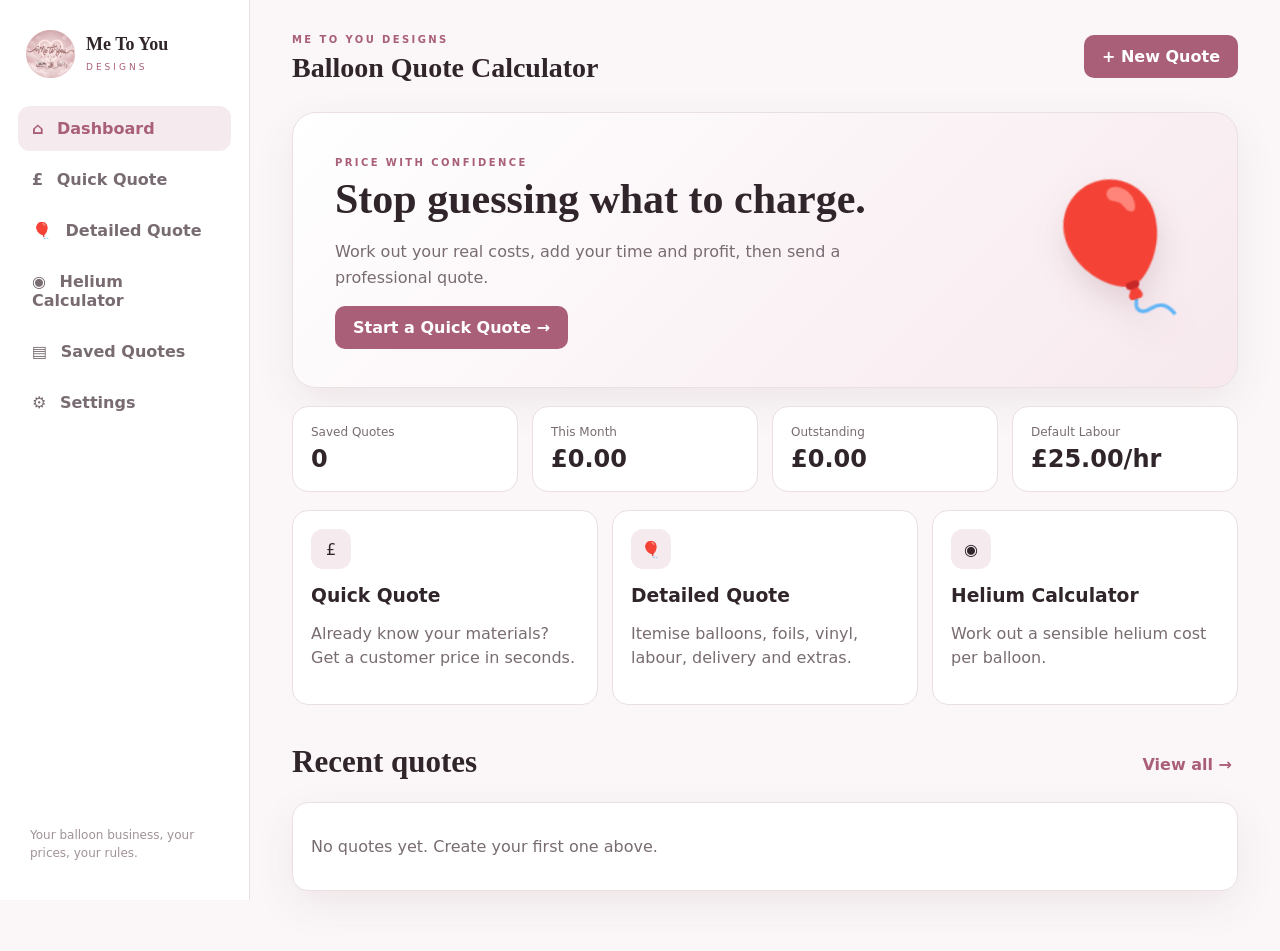
<file: index.html>
<!doctype html>
<html lang="en">
<head>
<meta charset="utf-8"><meta name="viewport" content="width=device-width,initial-scale=1">
<title>Me To You Designs — Balloon Quote Calculator</title>
<link rel="stylesheet" href="styles.css">
</head>
<body>
<div class="app-shell">
  <aside class="sidebar">
    <div class="brand"><div class="brand-logo-wrap"><img class="brand-logo" src="logo.PNG" alt="Me To You Designs logo" onerror="this.style.display='none';this.nextElementSibling.style.display='grid';"><div class="brand-mark-fallback">M<span>2</span>Y</div></div><div><strong>Me To You</strong><small>DESIGNS</small></div></div>
    <nav>
      <button class="nav active" data-page="dashboard">⌂ <span>Dashboard</span></button>
      <button class="nav" data-page="quick">£ <span>Quick Quote</span></button>
      <button class="nav" data-page="detailed">🎈 <span>Detailed Quote</span></button>
      <button class="nav" data-page="helium">◉ <span>Helium Calculator</span></button>
      <button class="nav" data-page="quotes">▤ <span>Saved Quotes</span></button>
      <button class="nav" data-page="settings">⚙ <span>Settings</span></button>
    </nav>
    <div class="side-note">Your balloon business, your prices, your rules.</div>
  </aside>
  <main>
    <header><button class="mobile-menu" id="menuBtn">☰</button><div><span class="eyebrow">ME TO YOU DESIGNS</span><h1 id="pageTitle">Balloon Quote Calculator</h1></div><button class="pill" id="newQuote">+ New Quote</button></header>

    <section id="dashboard" class="page active-page">
      <div class="hero"><div><span class="eyebrow">PRICE WITH CONFIDENCE</span><h2>Stop guessing what to charge.</h2><p>Work out your real costs, add your time and profit, then send a professional quote.</p><button class="primary" data-go="quick">Start a Quick Quote →</button></div><div class="hero-balloon">🎈</div></div>
      <div class="stats"><div><span>Saved Quotes</span><b id="statQuotes">0</b></div><div><span>This Month</span><b id="statMonth">£0.00</b></div><div><span>Outstanding</span><b id="statOutstanding">£0.00</b></div><div><span>Default Labour</span><b id="statRate">£25/hr</b></div></div>
      <div class="grid3"><div class="feature" data-go="quick"><i>£</i><h3>Quick Quote</h3><p>Already know your materials? Get a customer price in seconds.</p></div><div class="feature" data-go="detailed"><i>🎈</i><h3>Detailed Quote</h3><p>Itemise balloons, foils, vinyl, labour, delivery and extras.</p></div><div class="feature" data-go="helium"><i>◉</i><h3>Helium Calculator</h3><p>Work out a sensible helium cost per balloon.</p></div></div>
      <div class="section-head"><h2>Recent quotes</h2><button class="text-btn" data-go="quotes">View all →</button></div><div id="recentQuotes" class="quote-list"></div>
    </section>

    <section id="quick" class="page"><div class="page-intro"><span class="eyebrow">FAST ESTIMATE</span><h2>Quick Quote</h2><p>Use this when you already know roughly what the job will cost you.</p></div><div class="form-card"><div class="form-grid"><label>Customer name<input id="qCustomer" placeholder="e.g. Sarah Smith"></label><label>Event date<input id="qDate" type="date"></label><label>Event / occasion<input id="qEvent" placeholder="e.g. 5th Birthday"></label><label>Design type<select id="qType"><option>Balloon Stack</option><option>Half Arch</option><option>Full Arch</option><option>Organic Garland</option><option>Table Centre</option><option>Custom Design</option></select></label><label class="wide">Description<textarea id="qDesc" placeholder="Describe the balloon design..."></textarea></label><label>Materials cost (£)<input id="qMaterials" type="number" min="0" step="0.01" value="0"></label><label>Total minutes<input id="qMinutes" type="number" min="0" value="60"></label><label>Delivery miles (round trip)<input id="qMiles" type="number" min="0" step="0.1" value="0"></label><label>Extra costs (£)<input id="qExtras" type="number" min="0" step="0.01" value="0"></label></div><div class="calc-panel"><div><span>Materials</span><b id="qMatOut">£0.00</b></div><div><span>Labour</span><b id="qLabOut">£0.00</b></div><div><span>Overheads</span><b id="qOverOut">£0.00</b></div><div><span>Delivery</span><b id="qDelOut">£0.00</b></div><div><span>Profit</span><b id="qProfitOut">£0.00</b></div><div class="total"><span>Suggested price</span><b id="qTotalOut">£0.00</b></div></div><div class="actions"><button class="secondary" data-go="dashboard">Cancel</button><button class="primary" id="saveQuick">Save Quote</button></div></div></section>

    <section id="detailed" class="page"><div class="page-intro"><span class="eyebrow">ITEMISED PRICING</span><h2>Detailed Quote</h2><p>Add every material so you know exactly where your price comes from.</p></div><div class="form-card"><div class="form-grid"><label>Customer name<input id="dCustomer" placeholder="Customer name"></label><label>Event date<input id="dDate" type="date"></label><label>Event / occasion<input id="dEvent" placeholder="Birthday, wedding, baby shower..."></label><label>Design type<select id="dType"><option>Basic Stack</option><option>Semi Detailed Stack</option><option>Signature Stack</option><option>Deluxe Stack</option><option>Half Arch</option><option>Full Arch</option><option>Organic Garland</option><option>Custom Design</option></select></label><label class="wide">Customer-facing description<textarea id="dDesc" placeholder="What the customer is receiving..."></textarea></label></div><div class="items-head"><h3>Materials & extras</h3><button class="secondary small" id="addItem">+ Add item</button></div><div id="items"></div><div class="two-cards"><div class="mini-card"><h3>Labour</h3><label>Minutes<input id="dMinutes" type="number" value="60" min="0"></label><label>Hourly rate (£)<input id="dRate" type="number" min="0" step="0.01"></label></div><div class="mini-card"><h3>Delivery & overheads</h3><label>Miles<input id="dMiles" type="number" value="0" min="0" step="0.1"></label><label>Extra overheads (£)<input id="dOver" type="number" value="0" min="0" step="0.01"></label></div></div><div class="calc-panel"><div><span>Materials</span><b id="dMatOut">£0.00</b></div><div><span>Labour</span><b id="dLabOut">£0.00</b></div><div><span>Overheads</span><b id="dOverOut">£0.00</b></div><div><span>Delivery</span><b id="dDelOut">£0.00</b></div><div><span>Profit</span><b id="dProfitOut">£0.00</b></div><div class="total"><span>Suggested price</span><b id="dTotalOut">£0.00</b></div></div><div class="actions"><button class="secondary" data-go="dashboard">Cancel</button><button class="primary" id="saveDetailed">Save Quote</button></div></div></section>

    <section id="helium" class="page"><div class="page-intro"><span class="eyebrow">HELIUM COST</span><h2>Helium Calculator</h2><p>Estimate your helium cost per balloon from your own tank price.</p></div><div class="form-card narrow"><div class="form-grid"><label>Tank price (£)<input id="hPrice" type="number" value="0" min="0" step="0.01"></label><label>Tank capacity (litres)<input id="hCapacity" type="number" value="0" min="0"></label><label>Balloon fill volume (litres)<input id="hVolume" type="number" value="15" min="0" step="0.1"></label><label>Number of balloons<input id="hCount" type="number" value="1" min="1"></label></div><div class="helium-result"><span>Estimated cost per balloon</span><strong id="hPer">£0.00</strong><small id="hTotal">Total helium cost: £0.00</small></div><div class="tip">Tip: use your supplier's stated tank capacity where possible. This calculator is for costing, not a guarantee of exact fills.</div></div></section>

    <section id="quotes" class="page"><div class="page-intro"><span class="eyebrow">YOUR QUOTES</span><h2>Saved Quotes</h2><p>Reload, print, duplicate or delete previous quotes.</p></div><div class="toolbar"><input id="searchQuotes" placeholder="Search customer, quote number or event..."><select id="filterQuotes"><option value="all">All statuses</option><option value="Draft">Draft</option><option value="Sent">Sent</option><option value="Accepted">Accepted</option><option value="Declined">Declined</option></select></div><div id="allQuotes" class="quote-list"></div></section>

    <section id="settings" class="page"><div class="page-intro"><span class="eyebrow">YOUR BUSINESS</span><h2>Settings</h2><p>Set these once and your calculators will use them automatically.</p></div><div class="form-card"><div class="form-grid"><label>Business name<input id="sBusiness" value="Me To You Designs"></label><label>Contact number<input id="sPhone" placeholder="Your phone number"></label><label>Email<input id="sEmail" type="email" placeholder="Your email"></label><label>Website / social link<input id="sWeb" placeholder="https://..."></label><label>Hourly labour rate (£)<input id="sRate" type="number" value="25" min="0" step="0.01"></label><label>Profit margin (%)<input id="sProfit" type="number" value="20" min="0" step="0.1"></label><label>Overheads per job (£)<input id="sOverhead" type="number" value="5" min="0" step="0.01"></label><label>Delivery rate per mile (£)<input id="sMileage" type="number" value="0.45" min="0" step="0.01"></label><label>Default deposit (%)<input id="sDeposit" type="number" value="25" min="0" max="100" step="1"></label><label class="wide">Terms & conditions<textarea id="sTerms" rows="6">Quotes are valid for 7 days unless otherwise stated. A deposit is required to secure the booking. Personalised balloon work cannot be returned or refunded once production has started. Final colours and details are agreed before making.</textarea></label></div><div class="actions"><button class="primary" id="saveSettings">Save Settings</button></div></div></section>
  </main>
</div>
<div id="toast" class="toast"></div><div id="modal" class="modal"><div class="modal-box"><button class="close" id="closeModal">×</button><div id="modalContent"></div></div></div>
<script src="app.js"></script>
</body></html>
</file>
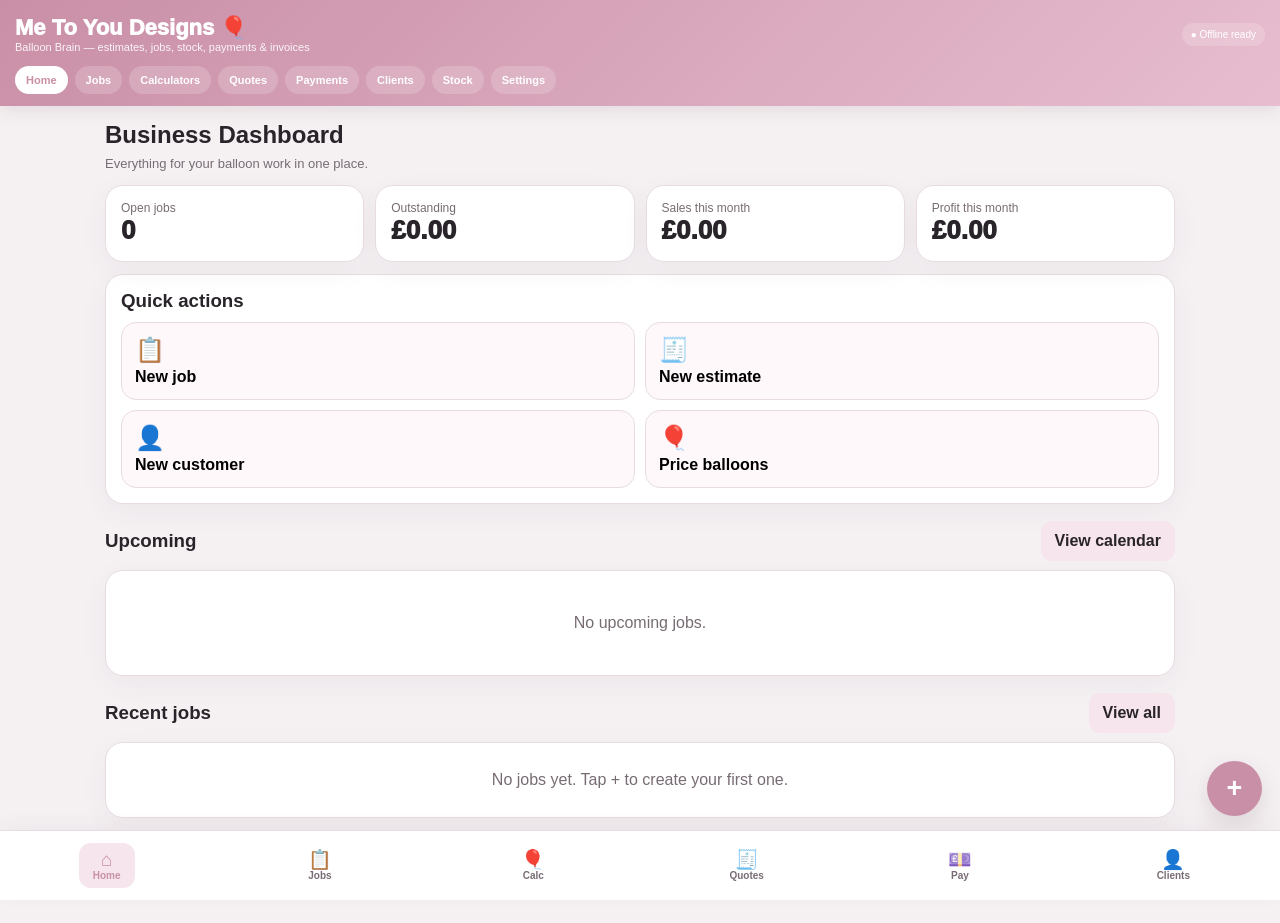
<file: index 2.html>
<!doctype html>
<html lang="en">
<head>
<meta charset="utf-8">
<meta name="viewport" content="width=device-width,initial-scale=1,viewport-fit=cover">
<meta name="theme-color" content="#c98fa6">
<title>Me To You Designs — Balloon Brain</title>
<style>
:root{--pink:#c98fa6;--pink2:#f6e5ec;--pink3:#fff8fb;--ink:#29242a;--muted:#776c73;--bg:#f5f1f3;--card:#fff;--line:#e8dce1;--green:#2e805a;--green2:#e5f4ed;--amber:#a36b17;--amber2:#fff3d9;--red:#b74b58;--red2:#fae7ea;--blue:#5275a7;--blue2:#eaf0f8;--shadow:0 8px 28px #482a340d}
*{box-sizing:border-box}html{scroll-behavior:smooth}body{margin:0;background:var(--bg);color:var(--ink);font-family:-apple-system,BlinkMacSystemFont,"Segoe UI",sans-serif;padding-bottom:78px}
button,input,select,textarea{font:inherit}button{cursor:pointer}.hidden{display:none!important}
.top{position:sticky;top:0;z-index:40;background:linear-gradient(135deg,#c98fa6,#e7bdcf);color:#fff;padding:15px 15px 12px;box-shadow:0 4px 18px #4b24321c}.headrow{display:flex;justify-content:space-between;gap:10px;align-items:center}.brand{font-size:22px;font-weight:950}.tag{font-size:11px;opacity:.9}.online{font-size:10px;background:#ffffff2d;padding:6px 9px;border-radius:999px;white-space:nowrap}.topnav{display:flex;gap:7px;overflow:auto;margin-top:13px}.topnav button{border:0;background:#ffffff2d;color:#fff;border-radius:999px;padding:8px 11px;font-size:11px;font-weight:850;white-space:nowrap}.topnav button.active{background:#fff;color:var(--pink)}
main{max-width:1100px;margin:auto;padding:15px}.page{display:none}.page.active{display:block}
h1,h2,h3{margin:0 0 10px}.subtitle{color:var(--muted);font-size:13px;margin:-3px 0 14px}.grid{display:grid;grid-template-columns:repeat(auto-fit,minmax(180px,1fr));gap:11px}.two{display:grid;grid-template-columns:1fr 1fr;gap:11px}.three{display:grid;grid-template-columns:repeat(3,1fr);gap:9px}
.card{background:var(--card);border:1px solid var(--line);border-radius:18px;padding:15px;box-shadow:var(--shadow);margin-bottom:12px}.metric{font-size:26px;font-weight:950}.muted,.small{font-size:12px;color:var(--muted)}.label{font-size:11px;font-weight:850;display:block;margin:10px 0 5px}input,select,textarea{width:100%;padding:11px;border:1px solid #d9cbd2;border-radius:10px;background:#fff;color:var(--ink);outline:none}textarea{min-height:80px;resize:vertical}.actions{display:flex;flex-wrap:wrap;gap:8px;margin-top:12px}.btn{border:0;border-radius:11px;padding:11px 14px;font-weight:850}.primary{background:var(--pink);color:#fff}.soft{background:var(--pink2);color:var(--ink)}.green{background:var(--green2);color:var(--green)}.amber{background:var(--amber2);color:var(--amber)}.blue{background:var(--blue2);color:var(--blue)}.danger{background:var(--red2);color:var(--red)}.outline{background:#fff;border:1px solid var(--line)}.pill{display:inline-block;padding:5px 8px;border-radius:999px;background:var(--pink2);font-size:10px;font-weight:900}.pill.green{background:var(--green2);color:var(--green)}.pill.amber{background:var(--amber2);color:var(--amber)}.pill.red{background:var(--red2);color:var(--red)}.pill.blue{background:var(--blue2);color:var(--blue)}
.row{display:flex;justify-content:space-between;gap:14px;padding:6px 0}.total{border-top:1px solid var(--line);padding-top:10px;margin-top:7px;font-size:19px;font-weight:950}.empty{text-align:center;padding:28px;color:var(--muted)}.private{background:var(--pink3);border:1px dashed #d7aabb;border-radius:13px;padding:11px;font-size:12px}.alert{border-radius:14px;padding:12px;margin-bottom:10px;font-size:12px}.alert.amber{background:var(--amber2);color:var(--amber)}.alert.red{background:var(--red2);color:var(--red)}.section{display:flex;justify-content:space-between;align-items:center;gap:10px;margin:17px 0 9px}.section h3{margin:0}.search{margin-bottom:11px}
.quickgrid{display:grid;grid-template-columns:repeat(2,1fr);gap:10px}.quick{border:1px solid var(--line);background:var(--pink3);border-radius:15px;padding:13px;text-align:left;font-weight:850}.quick b{font-size:24px;display:block;margin-bottom:4px}.element{background:var(--pink3);border:1px solid var(--line);border-radius:14px;padding:11px;margin-bottom:9px}.elementgrid{display:grid;grid-template-columns:1.5fr .6fr .8fr .8fr;gap:8px}.elementtotal{margin-top:8px;border-top:1px solid var(--line);padding-top:7px;font-size:11px}.materialline{display:grid;grid-template-columns:1.4fr .6fr .8fr .8fr auto;gap:7px;align-items:end;margin-bottom:7px}.table{width:100%;border-collapse:collapse;font-size:12px}.table th,.table td{text-align:left;padding:8px;border-bottom:1px solid var(--line)}.table th{font-size:10px;color:var(--muted)}.calendar{display:grid;grid-template-columns:repeat(7,1fr);gap:5px}.day{background:#fff;border:1px solid var(--line);border-radius:10px;min-height:70px;padding:6px;font-size:10px}.day strong{font-size:11px}.day.job{border-color:#d5a8b8;background:var(--pink3)}.day .event{display:block;margin-top:4px;background:var(--pink2);border-radius:5px;padding:3px;font-weight:800;overflow:hidden}.quote-paper{background:#fff;border:1px solid #ddd;border-radius:8px;padding:24px;max-width:820px;margin:auto}.quote-head{display:flex;justify-content:space-between;gap:20px;border-bottom:2px solid var(--pink);padding-bottom:14px;margin-bottom:17px}.logoText{font-size:22px;font-weight:950;color:var(--pink)}.fab{position:fixed;right:18px;bottom:84px;width:55px;height:55px;border:0;border-radius:50%;background:var(--pink);color:#fff;font-size:27px;font-weight:900;box-shadow:0 9px 24px #54293624;z-index:35}.bottom{position:fixed;left:0;right:0;bottom:0;height:70px;background:#fff;border-top:1px solid var(--line);z-index:40;display:flex;justify-content:space-around;align-items:center;padding-bottom:env(safe-area-inset-bottom);box-shadow:0 -5px 18px #482a340b}.bottom button{border:0;background:transparent;color:var(--muted);font-size:10px;font-weight:850;padding:7px 8px;border-radius:12px;min-width:56px}.bottom button span{display:block;font-size:19px;line-height:20px}.bottom button.active{background:var(--pink2);color:var(--pink)}.toast{position:fixed;left:50%;bottom:83px;transform:translate(-50%,15px);background:#29242a;color:#fff;border-radius:999px;padding:10px 15px;font-size:12px;font-weight:850;opacity:0;pointer-events:none;transition:.2s;z-index:90}.toast.show{opacity:1;transform:translate(-50%,0)}
@media(max-width:650px){.two{grid-template-columns:1fr}.three{grid-template-columns:1fr 1fr}.elementgrid{grid-template-columns:1fr 1fr}.materialline{grid-template-columns:1fr 1fr}.quote-head{display:block}.quote-paper{padding:16px}}
@media print{body{background:#fff;padding:0}.no-print,.top,.bottom,.fab{display:none!important}.page{display:none!important}.printable{display:block!important}.quote-paper{border:0;max-width:none;box-shadow:none}}
</style>
</head>
<body>
<header class="top no-print">
 <div class="headrow"><div><div class="brand">Me To You Designs 🎈</div><div class="tag">Balloon Brain — estimates, jobs, stock, payments & invoices</div></div><div class="online">● Offline ready</div></div>
 <div class="topnav">
  <button data-go="home" class="active">Home</button><button data-go="jobs">Jobs</button><button data-go="calc">Calculators</button><button data-go="quotes">Quotes</button><button data-go="invoices">Payments</button><button data-go="clients">Clients</button><button data-go="stock">Stock</button><button data-go="settings">Settings</button>
 </div>
</header>

<main>
<!-- HOME -->
<section id="home" class="page active">
 <h2>Business Dashboard</h2><div class="subtitle">Everything for your balloon work in one place.</div>
 <div id="dashboardAlerts"></div>
 <div class="grid">
  <div class="card"><div class="muted">Open jobs</div><div class="metric" id="dJobs">0</div></div>
  <div class="card"><div class="muted">Outstanding</div><div class="metric" id="dOutstanding">£0.00</div></div>
  <div class="card"><div class="muted">Sales this month</div><div class="metric" id="dSales">£0.00</div></div>
  <div class="card"><div class="muted">Profit this month</div><div class="metric" id="dProfit">£0.00</div></div>
 </div>
 <div class="card"><h3>Quick actions</h3><div class="quickgrid">
  <button class="quick" onclick="newJob()"><b>📋</b>New job</button>
  <button class="quick" onclick="newQuote()"><b>🧾</b>New estimate</button>
  <button class="quick" onclick="newClient()"><b>👤</b>New customer</button>
  <button class="quick" onclick="go('calc')"><b>🎈</b>Price balloons</button>
 </div></div>
 <div class="section"><h3>Upcoming</h3><button class="btn soft" onclick="go('calendar')">View calendar</button></div>
 <div class="card" id="upcomingHome"></div>
 <div class="section"><h3>Recent jobs</h3><button class="btn soft" onclick="go('jobs')">View all</button></div>
 <div id="recentHome"></div>
</section>

<!-- JOBS -->
<section id="jobs" class="page">
 <div class="section"><div><h2>📋 Jobs</h2><div class="subtitle">Your balloon order book.</div></div><button class="btn primary" onclick="newJob()">+ New job</button></div>
 <input class="search" id="jobSearch" placeholder="Search customer, job number, venue or item…" oninput="renderJobs()">
 <div class="three">
  <select id="jobFilterStatus" onchange="renderJobs()"><option value="">All statuses</option><option>Enquiry</option><option>Quote Sent</option><option>Booked</option><option>Deposit Paid</option><option>Ready to Make</option><option>In Progress</option><option>Ready for Setup</option><option>Completed</option><option>Cancelled</option></select>
  <input id="jobFilterDate" type="date" onchange="renderJobs()">
  <select id="jobFilterPayment" onchange="renderJobs()"><option value="">All payments</option><option>Unpaid</option><option>Part Paid</option><option>Paid</option></select>
 </div>
 <div id="jobList" style="margin-top:12px"></div>
</section>

<!-- JOB FORM -->
<section id="jobForm" class="page">
 <div class="section"><div><h2 id="jobFormTitle">New Job</h2><div class="subtitle">Create the full balloon job record.</div></div><button class="btn soft" onclick="go('jobs')">Cancel</button></div>
 <div class="card">
  <h3>Customer & event</h3><div class="two">
   <div><label class="label">Customer</label><select id="jClient"></select></div>
   <div><label class="label">Customer contact</label><input id="jContact"></div>
   <div><div class="label">Event date</div><input id="jDate" type="date"></div>
   <div><div class="label">Event time</div><input id="jTime" type="time"></div>
   <div><div class="label">Occasion</div><input id="jOccasion" placeholder="Birthday, baby shower, wedding…"></div>
   <div><div class="label">Venue</div><input id="jVenue"></div>
   <div><div class="label">Indoor / outdoor</div><select id="jLocation"><option>Indoor</option><option>Outdoor</option><option>Both</option></select></div>
   <div><div class="label">Delivery / collection</div><select id="jDelivery"><option>Collection</option><option>Delivery</option><option>Delivery + setup</option><option>Customer setup</option></select></div>
  </div>
  <label class="label">Theme / colours</label><input id="jTheme" placeholder="e.g. pink, white, rose gold">
  <label class="label">Customer notes</label><textarea id="jNotes"></textarea>
 </div>
 <div class="card">
  <h3>Job status & payment</h3><div class="two">
   <div><label class="label">Job status</label><select id="jStatus"><option>Enquiry</option><option>Quote Sent</option><option>Booked</option><option>Deposit Paid</option><option>Ready to Make</option><option>In Progress</option><option>Ready for Setup</option><option>Completed</option><option>Cancelled</option></select></div>
   <div><label class="label">Payment status</label><select id="jPaymentStatus"><option>Unpaid</option><option>Part Paid</option><option>Paid</option></select></div>
   <div><label class="label">Customer price (£)</label><input id="jPrice" type="number" step=".01"></div>
   <div><label class="label">Deposit (£)</label><input id="jDeposit" type="number" step=".01" value="0"></div>
   <div><label class="label">Labour (£)</label><input id="jLabour" type="number" step=".01" value="0"></div>
   <div><label class="label">Delivery/travel (£)</label><input id="jTravel" type="number" step=".01" value="0"></div>
  </div>
  <div id="jProfit" class="private" style="margin-top:10px"></div>
 </div>
 <div class="card">
  <div class="section"><h3>Balloon elements</h3><button class="btn soft" onclick="addJobElement()">+ Add element</button></div>
  <div class="small">Build the complete job from multiple balloon displays. Costs remain private.</div>
  <div id="jobElements"></div>
  <div id="jobTotals" class="private"></div>
 </div>
 <div class="card">
  <h3>Materials needed</h3>
  <div class="small">Use pack prices from your Balloon Cost Library or add a one-off material.</div>
  <div id="jobMaterials"></div>
  <div class="actions"><button class="btn soft" onclick="addJobMaterial()">+ Add material</button></div>
 </div>
 <div class="card"><label class="label">Internal notes</label><textarea id="jInternal"></textarea><div class="actions"><button class="btn primary" onclick="saveJob()">Save job</button><button class="btn danger" id="deleteJobBtn" onclick="deleteCurrentJob()" style="display:none">Delete job</button></div></div>
</section>

<!-- CALCULATORS -->
<section id="calc" class="page">
 <h2>🎈 Balloon Calculators</h2><div class="subtitle">Use these to build quantities/costs, then send the result into a job.</div>
 <div class="grid">
  <div class="card"><h3>Classic Garland / Arch</h3><label class="label">Length (ft)</label><input id="cLen" type="number" value="10"><label class="label">Balloons per foot</label><input id="cBpf" type="number" value="4"><label class="label">Average balloon cost (£)</label><input id="cCost" type="number" value=".14" step=".01"><button class="btn primary" onclick="calcArch()">Calculate</button><div id="cOut" class="private" style="margin-top:9px"></div></div>
  <div class="card"><h3>Organic Garland</h3><label class="label">Length (ft)</label><input id="oLen" type="number" value="10"><label class="label">Balloons per foot</label><input id="oBpf" type="number" value="8"><label class="label">Average cost (£)</label><input id="oCost" type="number" value=".15" step=".01"><button class="btn primary" onclick="calcOrganic()">Calculate</button><div id="oOut" class="private" style="margin-top:9px"></div></div>
  <div class="card"><h3>Column</h3><label class="label">Number of columns</label><input id="colN" type="number" value="2"><label class="label">Balloons per column</label><input id="colB" type="number" value="30"><label class="label">Cost per balloon (£)</label><input id="colC" type="number" value=".14" step=".01"><button class="btn primary" onclick="calcSimple('column')">Calculate</button><div id="colOut" class="private"></div></div>
  <div class="card"><h3>Number Stack</h3><label class="label">Stacks</label><input id="nsN" type="number" value="1"><label class="label">Balloons each</label><input id="nsB" type="number" value="12"><label class="label">Cost each (£)</label><input id="nsC" type="number" value=".15" step=".01"><label class="label">Foil number/extras (£)</label><input id="nsF" type="number" value="3" step=".01"><button class="btn primary" onclick="calcSimple('stack')">Calculate</button><div id="nsOut" class="private"></div></div>
  <div class="card"><h3>Tower</h3><label class="label">Towers</label><input id="twN" type="number" value="1"><label class="label">Balloons each</label><input id="twB" type="number" value="40"><label class="label">Cost each (£)</label><input id="twC" type="number" value=".14" step=".01"><button class="btn primary" onclick="calcSimple('tower')">Calculate</button><div id="twOut" class="private"></div></div>
  <div class="card"><h3>Helium Bouquet</h3><label class="label">Balloons</label><input id="heN" type="number" value="10"><label class="label">Balloon each (£)</label><input id="heC" type="number" value=".20" step=".01"><label class="label">Helium each (£)</label><input id="heH" type="number" value=".45" step=".01"><label class="label">Ribbon/weight (£)</label><input id="heW" type="number" value="2" step=".01"><button class="btn primary" onclick="calcSimple('helium')">Calculate</button><div id="heOut" class="private"></div></div>
  <div class="card"><h3>Hoop</h3><label class="label">Circumference (ft)</label><input id="hoL" type="number" value="10"><label class="label">Balloons per foot</label><input id="hoB" type="number" value="7"><label class="label">Cost each (£)</label><input id="hoC" type="number" value=".15" step=".01"><button class="btn primary" onclick="calcSimple('hoop')">Calculate</button><div id="hoOut" class="private"></div></div>
  <div class="card"><h3>Custom</h3><label class="label">Description</label><input id="cuName" placeholder="Custom display"><label class="label">Material cost (£)</label><input id="cuCost" type="number" step=".01"><label class="label">Suggested markup (%)</label><input id="cuMarkup" type="number" value="100"><button class="btn primary" onclick="calcCustom()">Calculate</button><div id="cuOut" class="private"></div></div>
 </div>
 <div class="card"><h3>Balloon recipes</h3><div class="small">Defaults are editable in Balloon Costs. These are starting estimates, not manufacturer rules.</div><div class="grid" id="recipeView"></div></div>
</section>

<!-- QUOTES -->
<section id="quotes" class="page">
 <div class="section"><div><h2>🧾 Estimates</h2><div class="subtitle">Create, review and convert estimates to invoices.</div></div><button class="btn primary" onclick="newQuote()">+ New estimate</button></div>
 <input class="search" id="quoteSearch" placeholder="Search customer, quote number or item…" oninput="renderQuotes()">
 <div id="quoteList"></div>
</section>

<section id="quoteForm" class="page">
 <div class="section"><h2>New Estimate</h2><button class="btn soft" onclick="go('quotes')">Cancel</button></div>
 <div class="card"><h3>Customer & event</h3><div class="two">
  <div><label class="label">Customer</label><select id="qClient"></select></div><div><label class="label">Event date</label><input id="qDate" type="date"></div>
  <div><label class="label">Venue</label><input id="qVenue"></div><div><label class="label">Event time</label><input id="qTime" type="time"></div>
  <div><label class="label">Occasion</label><input id="qOccasion"></div><div><label class="label">Job status</label><select id="qStatus"><option>Estimate</option><option>Quote Sent</option><option>Booked</option><option>Deposit Paid</option></select></div>
 </div></div>
 <div class="card"><div class="section"><h3>Estimate elements</h3><button class="btn soft" onclick="addQuoteElement()">+ Add element</button></div><div id="quoteElements"></div></div>
 <div class="card"><h3>Pricing</h3><div class="two"><div><label class="label">Discount (£)</label><input id="qDiscount" type="number" value="0" step=".01"></div><div><label class="label">Delivery/setup (£)</label><input id="qExtra" type="number" value="0" step=".01"></div><div><label class="label">Customer total (£)</label><input id="qPrice" type="number" step=".01"></div><div><label class="label">Deposit required (£)</label><input id="qDeposit" type="number" value="0" step=".01"></div><div><label class="label">Private total cost (£)</label><input id="qCost" type="number" value="0" step=".01"></div></div><div id="qProfit" class="private" style="margin-top:10px"></div></div>
 <div class="card"><label class="label">Customer-facing notes</label><textarea id="qNotes"></textarea><label class="label">Terms</label><textarea id="qTerms"></textarea><div class="actions"><button class="btn primary" onclick="saveQuote()">Save estimate</button></div></div>
</section>

<section id="quoteView" class="page printable"><div id="quotePaper" class="quote-paper"></div></section>

<!-- INVOICES -->
<section id="invoices" class="page">
 <div class="section"><div><h2>💷 Invoices & Payments</h2><div class="subtitle">Track deposits, balances and payment history.</div></div></div>
 <input class="search" id="invoiceSearch" placeholder="Search customer or invoice number…" oninput="renderInvoices()">
 <div id="invoiceList"></div>
</section>
<section id="invoiceView" class="page printable"><div id="invoicePaper" class="quote-paper"></div></section>

<!-- CLIENTS -->
<section id="clients" class="page">
 <div class="section"><div><h2>👤 Customers</h2><div class="subtitle">Customer history lives with their jobs.</div></div><button class="btn primary" onclick="newClient()">+ Customer</button></div>
 <input class="search" id="clientSearch" placeholder="Search customers…" oninput="renderClients()">
 <div id="clientList"></div>
</section>
<section id="clientForm" class="page">
 <div class="section"><h2>New Customer</h2><button class="btn soft" onclick="go('clients')">Cancel</button></div>
 <div class="card"><div class="two"><div><label class="label">Name</label><input id="cName"></div><div><label class="label">Phone</label><input id="cPhone"></div><div><label class="label">Email</label><input id="cEmail"></div><div><label class="label">Address</label><input id="cAddress"></div></div><label class="label">Customer notes</label><textarea id="cNotes"></textarea><div class="actions"><button class="btn primary" onclick="saveClient()">Save customer</button></div></div>
</section>

<!-- STOCK -->
<section id="stock" class="page">
 <div class="section"><div><h2>📦 Stock</h2><div class="subtitle">Track balloon and business materials.</div></div><button class="btn primary" onclick="newStock()">+ Stock item</button></div>
 <input class="search" id="stockSearch" placeholder="Search stock…" oninput="renderStock()"><div id="stockList"></div>
</section>
<section id="stockForm" class="page">
 <div class="section"><h2>Stock Item</h2><button class="btn soft" onclick="go('stock')">Cancel</button></div>
 <div class="card"><div class="two"><div><label class="label">Item</label><input id="sName" placeholder='e.g. Baby pink 11" latex'></div><div><label class="label">Colour</label><input id="sColour"></div><div><label class="label">Size</label><input id="sSize"></div><div><label class="label">Supplier</label><input id="sSupplier" placeholder="Amazon"></div><div><label class="label">Pack quantity</label><input id="sPack" type="number" value="50"></div><div><label class="label">Pack price (£)</label><input id="sPrice" type="number" step=".01"></div><div><label class="label">Current units</label><input id="sQty" type="number" value="0"></div><div><label class="label">Low stock level</label><input id="sMin" type="number" value="10"></div></div><div id="sUnit" class="private" style="margin-top:10px"></div><div class="actions"><button class="btn primary" onclick="saveStock()">Save stock</button></div></div>
</section>

<!-- BALLOON COSTS -->
<section id="balloons" class="page">
 <div class="section"><div><h2>🎈 Balloon Cost Library</h2><div class="subtitle">For your Amazon packs now; wholesale later.</div></div><button class="btn primary" onclick="newBalloon()">+ Balloon cost</button></div>
 <div class="card private">📦 Enter <b>pack quantity</b> and <b>pack price</b>. The app calculates cost per balloon automatically.</div>
 <div id="balloonList"></div>
 <div class="card"><h3>Arch recipe defaults</h3><div class="grid" id="recipeEdit"></div><div class="small" style="margin-top:8px">These are editable starting assumptions. Adjust them to match your own balloon recipes.</div></div>
</section>
<section id="balloonForm" class="page">
 <div class="section"><h2>Balloon / Material Cost</h2><button class="btn soft" onclick="go('balloons')">Cancel</button></div>
 <div class="card"><div class="two"><div><label class="label">Name</label><input id="bName" placeholder='e.g. Baby Pink 11"'></div><div><label class="label">Size</label><select id="bSize"><option>5"</option><option>11"</option><option>16"</option><option>18"</option><option>24"</option><option>36"</option><option>260S</option><option>Foil</option><option>Other</option></select></div><div><label class="label">Colour</label><input id="bColour"></div><div><label class="label">Supplier</label><input id="bSupplier" value="Amazon"></div><div><label class="label">Pack quantity</label><input id="bPack" type="number" value="50"></div><div><label class="label">Pack price (£)</label><input id="bPrice" type="number" step=".01"></div></div><div id="bUnit" class="private" style="margin-top:10px"></div><div class="actions"><button class="btn primary" onclick="saveBalloon()">Save</button></div></div>
</section>

<!-- CALENDAR -->
<section id="calendar" class="page">
 <div class="section"><div><h2>📅 Calendar</h2><div class="subtitle">Your balloon bookings by date.</div></div><button class="btn soft" onclick="calendarToday()">Today</button></div>
 <div class="card"><div class="row"><button class="btn soft" onclick="changeMonth(-1)">‹</button><b id="calTitle"></b><button class="btn soft" onclick="changeMonth(1)">›</button></div><div id="calendarGrid" class="calendar"></div></div>
</section>

<!-- SETTINGS -->
<section id="settings" class="page">
 <h2>⚙️ Business Settings</h2>
 <div class="card"><div class="two"><div><label class="label">Business name</label><input id="setName"></div><div><label class="label">Business email</label><input id="setEmail"></div><div><label class="label">Phone</label><input id="setPhone"></div><div><label class="label">Website</label><input id="setWebsite"></div></div><label class="label">Payment details</label><textarea id="setPay"></textarea><label class="label">Default terms</label><textarea id="setTerms"></textarea><div class="actions"><button class="btn primary" onclick="saveSettings()">Save settings</button></div></div>
 <div class="card"><h3>Data</h3><div class="small">Your information is stored in this browser/device. Export backups regularly.</div><div class="actions"><button class="btn soft" onclick="backup()">Export backup</button><button class="btn soft" onclick="document.getElementById('restoreFile').click()">Restore backup</button><input id="restoreFile" type="file" accept=".json" hidden onchange="restoreBackup(this)"><button class="btn danger" onclick="resetAll()">Delete all app data</button></div></div>
</section>
</main>

<button class="fab no-print" onclick="newJob()">+</button>
<nav class="bottom no-print">
 <button data-go="home" class="active"><span>⌂</span>Home</button><button data-go="jobs"><span>📋</span>Jobs</button><button data-go="calc"><span>🎈</span>Calc</button><button data-go="quotes"><span>🧾</span>Quotes</button><button data-go="invoices"><span>💷</span>Pay</button><button data-go="clients"><span>👤</span>Clients</button>
</nav>
<div id="toast" class="toast"></div>

<script>
const KEY='mtyd_balloon_brain_full_v1';
let db=JSON.parse(localStorage.getItem(KEY)||'null');
if(!db) db={clients:[],jobs:[],quotes:[],invoices:[],stock:[],balloons:[],payments:[],settings:{name:'Me To You Designs',email:'metoyoudeisgns@outlook.com',phone:'',website:'',pay:'',terms:''},recipes:{classic:4,organic:8,hoop:7}};
db.clients??=[];db.jobs??=[];db.quotes??=[];db.invoices??=[];db.stock??=[];db.balloons??=[];db.payments??=[];db.recipes??={classic:4,organic:8,hoop:7};
let editingJobId=null, editingClientId=null, editingStockId=null, editingBalloonId=null, calDate=new Date();

const $=id=>document.getElementById(id);
const val=id=>Number($(id)?.value)||0;
const money=n=>'£'+Number(n||0).toFixed(2);
const esc=s=>String(s??'').replace(/[&<>"']/g,m=>({'&':'&amp;','<':'&lt;','>':'&gt;','"':'&quot;',"'":'&#39;'}[m]));
function persist(){localStorage.setItem(KEY,JSON.stringify(db));renderAll()}
function toast(msg){let t=$('toast');t.textContent=msg;t.classList.add('show');setTimeout(()=>t.classList.remove('show'),1900)}
function go(id){document.querySelectorAll('.page').forEach(x=>x.classList.remove('active'));$(id)?.classList.add('active');document.querySelectorAll('[data-go]').forEach(b=>b.classList.toggle('active',b.dataset.go===id));renderAll();window.scrollTo(0,0)}
document.querySelectorAll('[data-go]').forEach(b=>b.onclick=()=>go(b.dataset.go));

function clientName(id){return db.clients.find(c=>c.id===id)?.name||'Customer'}
function statusClass(s){if(['Paid','Completed'].includes(s))return'green';if(['Unpaid','Cancelled'].includes(s))return'red';if(['Deposit Paid','Part Paid','Booked'].includes(s))return'blue';return'amber'}
function currentMonth(x){let d=new Date(x||Date.now());let n=new Date();return d.getFullYear()===n.getFullYear()&&d.getMonth()===n.getMonth()}

function renderDashboard(){
 const open=db.jobs.filter(j=>!['Completed','Cancelled'].includes(j.status)).length;
 const outstanding=db.invoices.reduce((a,i)=>a+Math.max(0,i.total-i.paid),0);
 const sales=db.invoices.filter(i=>currentMonth(i.date)).reduce((a,i)=>a+i.total,0);
 const profit=db.jobs.filter(j=>currentMonth(j.date)).reduce((a,j)=>a+(j.price-(j.cost||0)),0);
 $('dJobs').textContent=open;$('dOutstanding').textContent=money(outstanding);$('dSales').textContent=money(sales);$('dProfit').textContent=money(profit);
 let alerts=[];
 let unpaid=db.invoices.filter(i=>i.total>i.paid).length;
 if(unpaid)alerts.push(`<div class="alert amber">💷 <b>${unpaid}</b> invoice(s) have money outstanding.</div>`);
 let low=db.stock.filter(s=>s.qty<=s.min).length;
 if(low)alerts.push(`<div class="alert red">📦 <b>${low}</b> stock item(s) are at or below your low-stock level.</div>`);
 $('dashboardAlerts').innerHTML=alerts.join('');
 const up=db.jobs.filter(j=>j.date&&new Date(j.date+'T00:00')>=new Date(new Date().toISOString().slice(0,10))).sort((a,b)=>a.date.localeCompare(b.date)).slice(0,6);
 $('upcomingHome').innerHTML=up.length?up.map(j=>`<div class="row"><span><b>${esc(j.clientName)}</b><br><span class="small">${esc(j.item||'Balloon job')} · ${esc(j.venue||'Venue TBC')}</span></span><span><b>${j.date}</b><br><span class="pill ${statusClass(j.status)}">${esc(j.status)}</span></span></div>`).join(''):'<div class="empty">No upcoming jobs.</div>';
 const recent=[...db.jobs].sort((a,b)=>b.created.localeCompare(a.created)).slice(0,5);
 $('recentHome').innerHTML=recent.length?recent.map(j=>jobCard(j)).join(''):'<div class="card empty">No jobs yet. Tap + to create your first one.</div>';
}
function jobCard(j){
 let bal=Math.max(0,j.price-(j.deposit||0));
 return `<div class="card"><div class="row"><div><b>${esc(j.clientName)}</b><br><span class="small">${esc(j.id)} · ${esc(j.item||'Balloon job')}</span></div><span class="pill ${statusClass(j.status)}">${esc(j.status)}</span></div><div class="row"><span>${j.date||'Date TBC'} · ${esc(j.venue||'Venue TBC')}</span><b>${money(j.price)}</b></div><div class="row"><span>Deposit ${money(j.deposit)}</span><span>Balance ${money(bal)}</span></div><div class="actions"><button class="btn primary" onclick="editJob('${j.id}')">Open</button><button class="btn soft" onclick="cycleJob('${j.id}')">Next status</button></div></div>`;
}
function renderJobs(){
 let q=($('jobSearch')?.value||'').toLowerCase(), st=$('jobFilterStatus')?.value||'', date=$('jobFilterDate')?.value||'', pay=$('jobFilterPayment')?.value||'';
 let rows=db.jobs.filter(j=>(j.clientName+' '+j.id+' '+(j.item||'')+' '+(j.venue||'')).toLowerCase().includes(q)&&(!st||j.status===st)&&(!date||j.date===date)&&(!pay||paymentState(j)===pay)).sort((a,b)=>(a.date||'9999').localeCompare(b.date||'9999'));
 $('jobList').innerHTML=rows.length?rows.map(jobCard).join(''):'<div class="card empty">No jobs match those filters.</div>';
}
function paymentState(j){if((j.deposit||0)<=0)return'Unpaid';if(j.deposit>=j.price&&j.price>0)return'Paid';return'Part Paid'}
function cycleJob(id){let j=db.jobs.find(x=>x.id===id);if(!j)return;let s=['Enquiry','Quote Sent','Booked','Deposit Paid','Ready to Make','In Progress','Ready for Setup','Completed'];let i=s.indexOf(j.status);j.status=s[(i+1+s.length)%s.length];if(j.status==='Deposit Paid')j.paymentStatus='Part Paid';persist();toast('Status: '+j.status)}
function newJob(){editingJobId=null;$('jobFormTitle').textContent='New Job';$('deleteJobBtn').style.display='none';clearJobForm();populateJobClients();addJobElement();go('jobForm')}
function populateJobClients(){ $('jClient').innerHTML='<option value="">New / unsaved customer</option>'+db.clients.map(c=>`<option value="${c.id}">${esc(c.name)}</option>`).join('')}
function clearJobForm(){['jContact','jDate','jTime','jOccasion','jVenue','jTheme','jNotes','jPrice','jDeposit','jLabour','jTravel','jInternal'].forEach(id=>$(id).value='');$('jLocation').value='Indoor';$('jDelivery').value='Collection';$('jStatus').value='Enquiry';$('jPaymentStatus').value='Unpaid';$('jobElements').innerHTML='';$('jobMaterials').innerHTML='';}
$('jClient').onchange=()=>{let c=db.clients.find(x=>x.id===$('jClient').value);if(c)$('jContact').value=[c.phone,c.email].filter(Boolean).join(' · ')}
function editJob(id){let j=db.jobs.find(x=>x.id===id);if(!j)return;editingJobId=id;go('jobForm');$('jobFormTitle').textContent='Edit '+j.id;$('deleteJobBtn').style.display='inline-block';populateJobClients();$('jClient').value=j.clientId||'';$('jContact').value=j.contact||'';$('jDate').value=j.date||'';$('jTime').value=j.time||'';$('jOccasion').value=j.occasion||'';$('jVenue').value=j.venue||'';$('jLocation').value=j.location||'Indoor';$('jDelivery').value=j.delivery||'Collection';$('jTheme').value=j.theme||'';$('jNotes').value=j.notes||'';$('jStatus').value=j.status||'Enquiry';$('jPaymentStatus').value=paymentState(j);$('jPrice').value=j.price||'';$('jDeposit').value=j.deposit||0;$('jLabour').value=j.labour||0;$('jTravel').value=j.travel||0;$('jInternal').value=j.internal||'';$('jobElements').innerHTML='';(j.elements||[]).forEach(addJobElement);$('jobMaterials').innerHTML='';(j.materials||[]).forEach(addJobMaterial);updateJobTotals()}
function addJobElement(d={type:'Organic Garland',name:'',qty:1,price:0,cost:0}){
 let r=document.createElement('div');r.className='element';r.innerHTML=`<div class="elementgrid"><div><label class="label">Element</label><select class="jeType"><option>Organic Garland</option><option>Classic Garland</option><option>Half Arch</option><option>Full Arch</option><option>Column</option><option>Number Stack</option><option>Tower</option><option>Hoop</option><option>Helium Bouquet</option><option>Table Centre</option><option>Ceiling Balloons</option><option>Custom</option></select></div><div><label class="label">Qty</label><input class="jeQty" type="number" value="${d.qty||1}"></div><div><label class="label">Sell each £</label><input class="jePrice" type="number" step=".01" value="${d.price||0}"></div><div><label class="label">Cost each £</label><input class="jeCost" type="number" step=".01" value="${d.cost||0}"></div></div><label class="label">Description / colours</label><input class="jeName" value="${esc(d.name||'')}"><div class="elementtotal"><span>Line total: </span><b class="jeTotal">£0.00</b><button class="btn danger" style="float:right;padding:6px 9px" onclick="this.closest('.element').remove();updateJobTotals()">Remove</button></div>`;$('jobElements').appendChild(r);r.querySelector('.jeType').value=d.type||'Organic Garland';r.querySelectorAll('input,select').forEach(x=>x.addEventListener('input',updateJobTotals));updateJobTotals()}
function readJobElements(){return[...document.querySelectorAll('#jobElements .element')].map(r=>({type:r.querySelector('.jeType').value,qty:+r.querySelector('.jeQty').value||1,price:+r.querySelector('.jePrice').value||0,cost:+r.querySelector('.jeCost').value||0,name:r.querySelector('.jeName').value})).filter(x=>x.price||x.cost||x.name)}
function addJobMaterial(d={name:'',qty:1,unit:0}){
 let r=document.createElement('div');r.className='materialline';r.innerHTML=`<div><label class="label">Material</label><input class="jmName" value="${esc(d.name||'')}" placeholder="Pink 11in balloons"></div><div><label class="label">Qty</label><input class="jmQty" type="number" value="${d.qty||1}"></div><div><label class="label">Cost/unit £</label><input class="jmUnit" type="number" step=".01" value="${d.unit||0}"></div><div><label class="label">Total</label><input class="jmTotal" readonly value="£0.00"></div><button class="btn danger" onclick="this.closest('.materialline').remove();updateJobTotals()">×</button>`;$('jobMaterials').appendChild(r);r.querySelectorAll('input').forEach(x=>x.addEventListener('input',updateJobTotals));updateJobTotals()}
function readJobMaterials(){return[...document.querySelectorAll('#jobMaterials .materialline')].map(r=>({name:r.querySelector('.jmName').value,qty:+r.querySelector('.jmQty').value||1,unit:+r.querySelector('.jmUnit').value||0})).filter(x=>x.name||x.unit)}
function updateJobTotals(){let e=readJobElements(),m=readJobMaterials(),sell=e.reduce((a,x)=>a+x.qty*x.price,0)||val('jPrice'),ec=e.reduce((a,x)=>a+x.qty*x.cost,0),mc=m.reduce((a,x)=>a+x.qty*x.unit,0),cost=ec+mc+val('jLabour')+val('jTravel'),profit=sell-cost;document.querySelectorAll('.jeTotal').forEach((x,i)=>{let z=e[i];x.textContent=money(z.qty*z.price)});document.querySelectorAll('.jmTotal').forEach((x,i)=>{let z=m[i];x.value=money(z.qty*z.unit)});if(e.length)$('jPrice').value=sell.toFixed(2);$('jProfit').innerHTML=`<div class="row"><span>Estimated material/element cost</span><b>${money(ec+mc)}</b></div><div class="row"><span>Labour + travel</span><b>${money(val('jLabour')+val('jTravel'))}</b></div><div class="row"><span>Customer price</span><b>${money(sell)}</b></div><div class="row"><span>Estimated profit</span><b>${money(profit)}</b></div><div class="row"><span>Margin</span><b>${sell?((profit/sell)*100).toFixed(1):'0.0'}%</b></div>`;$('jobTotals').innerHTML=`<div class="row"><span>Customer total</span><b>${money(sell)}</b></div><div class="row"><span>Deposit</span><b>${money(val('jDeposit'))}</b></div><div class="row"><span>Balance</span><b>${money(Math.max(0,sell-val('jDeposit')))}</b></div>`}
['jPrice','jDeposit','jLabour','jTravel'].forEach(id=>$(id).addEventListener('input',updateJobTotals));
function saveJob(){
 let c=db.clients.find(x=>x.id===$('jClient').value), e=readJobElements(), m=readJobMaterials(), price=val('jPrice'), cost=e.reduce((a,x)=>a+x.qty*x.cost,0)+m.reduce((a,x)=>a+x.qty*x.unit,0)+val('jLabour')+val('jTravel');
 let j=editingJobId?db.jobs.find(x=>x.id===editingJobId):null;
 if(!j){j={id:'MTYD-J'+String(Date.now()).slice(-7),created:new Date().toISOString()};db.jobs.unshift(j)}
 Object.assign(j,{clientId:c?.id||'',clientName:c?.name||'Customer',contact:$('jContact').value,date:$('jDate').value,time:$('jTime').value,occasion:$('jOccasion').value,venue:$('jVenue').value,location:$('jLocation').value,delivery:$('jDelivery').value,theme:$('jTheme').value,notes:$('jNotes').value,status:$('jStatus').value,paymentStatus:paymentState({price,deposit:val('jDeposit')}),price,deposit:val('jDeposit'),labour:val('jLabour'),travel:val('jTravel'),cost,internal:$('jInternal').value,elements:e,materials:m,item:e.map(x=>x.type).join(', ')||'Balloon job'});persist();toast('Job saved');editJob(j.id)}
function deleteCurrentJob(){if(!editingJobId)return;if(confirm('Delete this job?')){db.jobs=db.jobs.filter(x=>x.id!==editingJobId);persist();go('jobs');toast('Job deleted')}}
function renderQuotes(){let q=($('quoteSearch')?.value||'').toLowerCase();let rows=db.quotes.filter(x=>(x.clientName+' '+x.id+' '+x.item).toLowerCase().includes(q));$('quoteList').innerHTML=rows.length?rows.map(x=>`<div class="card"><div class="row"><b>${esc(x.clientName)}</b><b>${money(x.total)}</b></div><div class="small">${esc(x.id)} · ${esc(x.item||'Balloon work')} · ${x.date||'Date TBC'}</div><div class="row"><span>Status</span><span class="pill ${statusClass(x.status)}">${esc(x.status)}</span></div><div class="actions"><button class="btn primary" onclick="viewQuote('${x.id}')">Open</button><button class="btn soft" onclick="invoiceFromQuote('${x.id}')">Invoice</button></div></div>`).join(''):'<div class="card empty">No estimates yet.</div>'}
function newQuote(){clearQuote();populateQuoteClients();addQuoteElement();go('quoteForm')}
function clearQuote(){['qDate','qTime','qVenue','qOccasion','qDiscount','qExtra','qPrice','qDeposit','qCost','qNotes','qTerms'].forEach(id=>$(id).value='');$('qStatus').value='Estimate';$('quoteElements').innerHTML=''}
function populateQuoteClients(){$('qClient').innerHTML='<option value="">Customer</option>'+db.clients.map(c=>`<option value="${c.id}">${esc(c.name)}</option>`).join('')}
function addQuoteElement(d={type:'Organic Garland',name:'',qty:1,price:0,cost:0}){let r=document.createElement('div');r.className='element';r.innerHTML=`<div class="elementgrid"><div><label class="label">Element</label><select class="qeType"><option>Organic Garland</option><option>Classic Garland</option><option>Half Arch</option><option>Full Arch</option><option>Column</option><option>Number Stack</option><option>Tower</option><option>Hoop</option><option>Helium Bouquet</option><option>Table Centre</option><option>Custom</option></select></div><div><label class="label">Qty</label><input class="qeQty" type="number" value="${d.qty||1}"></div><div><label class="label">Sell each £</label><input class="qePrice" type="number" step=".01" value="${d.price||0}"></div><div><label class="label">Private cost £</label><input class="qeCost" type="number" step=".01" value="${d.cost||0}"></div></div><label class="label">Description</label><input class="qeName" value="${esc(d.name||'')}"><div class="actions"><button class="btn danger" onclick="this.closest('.element').remove();updateQuoteTotals()">Remove</button></div>`;$('quoteElements').appendChild(r);r.querySelector('.qeType').value=d.type||'Organic Garland';r.querySelectorAll('input,select').forEach(x=>x.addEventListener('input',updateQuoteTotals));updateQuoteTotals()}
function readQuoteElements(){return[...document.querySelectorAll('#quoteElements .element')].map(r=>({type:r.querySelector('.qeType').value,name:r.querySelector('.qeName').value,qty:+r.querySelector('.qeQty').value||1,price:+r.querySelector('.qePrice').value||0,cost:+r.querySelector('.qeCost').value||0})).filter(x=>x.name||x.price||x.cost)}
function updateQuoteTotals(){let e=readQuoteElements(),sell=e.reduce((a,x)=>a+x.qty*x.price,0)+val('qExtra')-val('qDiscount'),cost=e.reduce((a,x)=>a+x.qty*x.cost,0)+val('qCost'),profit=sell-cost;if(e.length)$('qPrice').value=sell.toFixed(2);$('qProfit').innerHTML=`<div class="row"><span>Private cost</span><b>${money(cost)}</b></div><div class="row"><span>Profit</span><b>${money(profit)}</b></div><div class="row"><span>Margin</span><b>${sell?((profit/sell)*100).toFixed(1):'0.0'}%</b></div><div class="small">Not shown to customer.</div>`}
['qDiscount','qExtra','qPrice','qDeposit','qCost'].forEach(id=>$(id).addEventListener('input',updateQuoteTotals));
function saveQuote(){let c=db.clients.find(x=>x.id===$('qClient').value),e=readQuoteElements(),total=val('qPrice')||e.reduce((a,x)=>a+x.qty*x.price,0)+val('qExtra')-val('qDiscount'),cost=e.reduce((a,x)=>a+x.qty*x.cost,0)+val('qCost');let q={id:'MTYD-Q'+String(Date.now()).slice(-7),clientId:c?.id||'',clientName:c?.name||'Customer',date:$('qDate').value,time:$('qTime').value,venue:$('qVenue').value,occasion:$('qOccasion').value,status:$('qStatus').value,total,deposit:Math.min(val('qDeposit'),total),cost,notes:$('qNotes').value,terms:$('qTerms').value||db.settings.terms,elements:e,item:e.map(x=>x.type).join(', ')||'Balloon work',created:new Date().toISOString()};db.quotes.unshift(q);persist();toast('Estimate saved');viewQuote(q.id)}
function quotePaper(x,type){let s=db.settings;return`<div class="quote-head"><div><div class="logoText">${esc(s.name)}</div><div class="small">${esc(s.email)} ${s.phone?'· '+esc(s.phone):''}</div><div class="small">${esc(s.website||'')}</div></div><div style="text-align:right"><b>${type}</b><br><span class="small">${esc(x.id)}</span><br><span class="small">${x.date||'Date TBC'}</span></div></div><div class="two"><div><b>Customer</b><br>${esc(x.clientName)}<br>${esc((db.clients.find(c=>c.id===x.clientId)||{}).phone||'')}<br>${esc((db.clients.find(c=>c.id===x.clientId)||{}).email||'')}</div><div><b>Event</b><br>${esc(x.occasion||'Balloon event')}<br>${esc(x.venue||'Venue TBC')}<br>${x.date||'Date TBC'} ${x.time||''}</div></div><div style="margin-top:20px"><table class="table"><tr><th>Description</th><th>Qty</th><th>Amount</th></tr>${(x.elements||[]).map(e=>`<tr><td>${esc(e.name||e.type)}</td><td>${e.qty}</td><td>${money(e.qty*e.price)}</td></tr>`).join('')}<tr><td colspan="2"><b>Delivery / setup / extras</b></td><td>${money(x.total-(x.elements||[]).reduce((a,e)=>a+e.qty*e.price,0))}</td></tr></table><div class="row total"><span>Total</span><span>${money(x.total)}</span></div><div class="row"><span>Deposit</span><span>${money(x.deposit)}</span></div><div class="row"><b>Balance</b><b>${money(Math.max(0,x.total-x.deposit))}</b></div></div><div style="margin-top:20px"><b>Notes</b><br>${esc(x.notes||'')}</div><div style="margin-top:20px"><b>Payment details</b><br>${esc(s.pay||'')}</div><div style="margin-top:20px" class="small">${esc(x.terms||'')}</div>`}
function viewQuote(id){let q=db.quotes.find(x=>x.id===id);if(!q)return;go('quoteView');$('quotePaper').innerHTML=quotePaper(q,'ESTIMATE')+`<div class="actions no-print"><button class="btn primary" onclick="invoiceFromQuote('${q.id}')">Convert to invoice</button><button class="btn soft" onclick="window.print()">Print / Save PDF</button></div>`}
function invoiceFromQuote(id){let q=db.quotes.find(x=>x.id===id);if(!q)return;let i={id:'MTYD-I'+String(Date.now()).slice(-7),quoteId:q.id,clientId:q.clientId,clientName:q.clientName,date:q.date,time:q.time,venue:q.venue,occasion:q.occasion,total:q.total,paid:q.deposit||0,items:q.elements,notes:q.notes,terms:q.terms,status:q.deposit>=q.total&&q.total>0?'Paid':q.deposit?'Part Paid':'Unpaid',created:new Date().toISOString()};db.invoices.unshift(i);q.status='Booked';db.payments.push({id:'P'+Date.now(),invoiceId:i.id,amount:i.paid,date:new Date().toISOString(),method:'Deposit',note:'Deposit from estimate'});persist();viewInvoice(i.id)}
function renderInvoices(){let q=($('invoiceSearch')?.value||'').toLowerCase();let rows=db.invoices.filter(x=>(x.clientName+' '+x.id).toLowerCase().includes(q));$('invoiceList').innerHTML=rows.length?rows.map(i=>`<div class="card"><div class="row"><b>${esc(i.clientName)}</b><b>${money(i.total)}</b></div><div class="small">${esc(i.id)} · ${i.date||'Date TBC'}</div><div class="row"><span>Paid</span><b>${money(i.paid)}</b></div><div class="row"><span>Outstanding</span><b>${money(Math.max(0,i.total-i.paid))}</b></div><span class="pill ${statusClass(i.status)}">${esc(i.status)}</span><div class="actions"><button class="btn primary" onclick="viewInvoice('${i.id}')">Open</button><button class="btn green" onclick="addPayment('${i.id}')">Add payment</button></div></div>`).join(''):'<div class="card empty">No invoices yet.</div>'}
function viewInvoice(id){let i=db.invoices.find(x=>x.id===id);go('invoiceView');$('invoicePaper').innerHTML=quotePaper({...i,elements:i.items||[]},'INVOICE')+`<div class="actions no-print"><button class="btn green" onclick="addPayment('${i.id}')">Record payment</button><button class="btn soft" onclick="window.print()">Print / Save PDF</button><button class="btn blue" onclick="calendarAdd('${i.id}')">Add to calendar</button></div><div class="card no-print" style="margin-top:12px"><h3>Payment history</h3>${paymentHistory(i.id)}</div>`}
function paymentHistory(id){let p=db.payments.filter(x=>x.invoiceId===id);return p.length?p.map(x=>`<div class="row"><span>${new Date(x.date).toLocaleDateString('en-GB')} · ${esc(x.method)}</span><b>${money(x.amount)}</b></div>`).join(''):'<div class="small">No payments recorded.</div>'}
function addPayment(id){let i=db.invoices.find(x=>x.id===id);let max=Math.max(0,i.total-i.paid);let a=prompt('Payment received (£):',max.toFixed(2));if(a===null)return;let n=Math.min(max,Number(a)||0);if(n<=0)return;let method=prompt('Payment method:','Bank transfer')||'Other';i.paid+=n;i.status=i.paid>=i.total?'Paid':'Part Paid';db.payments.push({id:'P'+Date.now(),invoiceId:id,amount:n,date:new Date().toISOString(),method,note:''});let j=db.jobs.find(x=>x.id===i.jobId);if(j)j.deposit=i.paid;persist();toast('Payment recorded');viewInvoice(id)}
function calendarAdd(id){let i=db.invoices.find(x=>x.id===id);if(!i?.date)return toast('Add an event date first');let s=i.date.replaceAll('-','')+'T100000';let e=i.date.replaceAll('-','')+'T110000';open('https://calendar.google.com/calendar/render?action=TEMPLATE&text='+encodeURIComponent(i.clientName+' — '+(i.occasion||'Balloon job'))+'&dates='+s+'/'+e+'&location='+encodeURIComponent(i.venue||''),'_blank')}
function renderClients(){let q=($('clientSearch')?.value||'').toLowerCase();let rows=db.clients.filter(c=>(c.name+' '+c.phone+' '+c.email).toLowerCase().includes(q));$('clientList').innerHTML=rows.length?rows.map(c=>{let jobs=db.jobs.filter(j=>j.clientId===c.id),spent=db.invoices.filter(i=>i.clientId===c.id).reduce((a,i)=>a+i.total,0),out=db.invoices.filter(i=>i.clientId===c.id).reduce((a,i)=>a+Math.max(0,i.total-i.paid),0);return`<div class="card"><div class="row"><div><b>${esc(c.name)}</b><br><span class="small">${esc(c.phone||'')} ${c.email?'· '+esc(c.email):''}</span></div><span class="pill">${jobs.length} jobs</span></div><div class="row"><span>Total booked</span><b>${money(spent)}</b></div><div class="row"><span>Outstanding</span><b>${money(out)}</b></div><div class="actions"><button class="btn primary" onclick="newJobFor('${c.id}')">New job</button><button class="btn soft" onclick="editClient('${c.id}')">Edit</button><button class="btn danger" onclick="deleteClient('${c.id}')">Delete</button></div></div>`}).join(''):'<div class="card empty">No customers yet.</div>'}
function newClient(){editingClientId=null;$('cName').value='';$('cPhone').value='';$('cEmail').value='';$('cAddress').value='';$('cNotes').value='';go('clientForm')}
function newJobFor(id){newJob();$('jClient').value=id;$('jClient').dispatchEvent(new Event('change'))}
function editClient(id){let c=db.clients.find(x=>x.id===id);if(!c)return;editingClientId=id;$('cName').value=c.name;$('cPhone').value=c.phone||'';$('cEmail').value=c.email||'';$('cAddress').value=c.address||'';$('cNotes').value=c.notes||'';go('clientForm')}
function saveClient(){let name=$('cName').value.trim();if(!name)return toast('Enter a customer name');let c=editingClientId?db.clients.find(x=>x.id===editingClientId):{id:'C'+Date.now()};Object.assign(c,{name,phone:$('cPhone').value,email:$('cEmail').value,address:$('cAddress').value,notes:$('cNotes').value});if(!editingClientId)db.clients.unshift(c);persist();toast('Customer saved');go('clients')}
function deleteClient(id){if(confirm('Delete this customer? Their jobs/invoices stay saved.')){db.clients=db.clients.filter(c=>c.id!==id);persist();toast('Customer deleted')}}
function newStock(){editingStockId=null;['sName','sColour','sSize','sSupplier','sPack','sPrice','sQty','sMin'].forEach(id=>$(id).value='');$('sPack').value=50;$('sQty').value=0;$('sMin').value=10;$('sSupplier').value='Amazon';updateStockUnit();go('stockForm')}
function updateStockUnit(){$('sUnit').innerHTML=`Cost per unit: <b>${money(val('sPack')?val('sPrice')/val('sPack'):0)}</b>`}
['sPack','sPrice'].forEach(id=>$(id).addEventListener('input',updateStockUnit))
function saveStock(){let name=$('sName').value.trim();if(!name)return toast('Enter a stock item');let s=editingStockId?db.stock.find(x=>x.id===editingStockId):{id:'S'+Date.now()};Object.assign(s,{name,colour:$('sColour').value,size:$('sSize').value,supplier:$('sSupplier').value,pack:val('sPack'),price:val('sPrice'),qty:val('sQty'),min:val('sMin')});if(!editingStockId)db.stock.unshift(s);persist();toast('Stock saved');go('stock')}
function renderStock(){let q=($('stockSearch')?.value||'').toLowerCase();let rows=db.stock.filter(s=>(s.name+' '+s.colour+' '+s.size+' '+s.supplier).toLowerCase().includes(q));$('stockList').innerHTML=rows.length?rows.map(s=>`<div class="card"><div class="row"><b>${esc(s.name)}</b><span class="pill ${s.qty<=s.min?'red':'green'}">${s.qty<=s.min?'Low stock':'In stock'}</span></div><div class="small">${esc(s.colour||'')} ${esc(s.size||'')} · ${esc(s.supplier||'')} · pack ${s.pack}</div><div class="row"><span>Pack price</span><b>${money(s.price)}</b></div><div class="row"><span>Unit cost</span><b>${money(s.pack?s.price/s.pack:0)}</b></div><div class="row"><span>Units</span><b>${s.qty}</b></div><div class="actions"><button class="btn soft" onclick="useStockCost('${s.id}')">Use cost</button><button class="btn danger" onclick="db.stock=db.stock.filter(x=>x.id!=='${s.id}');persist()">Delete</button></div></div>`).join(''):'<div class="card empty">No stock yet.</div>'}
function useStockCost(id){let s=db.stock.find(x=>x.id===id);if(!s)return;toast('Unit cost '+money(s.price/s.pack))}
function newBalloon(){editingBalloonId=null;['bName','bColour','bSupplier','bPack','bPrice'].forEach(id=>$(id).value='');$('bSize').value='11"';$('bPack').value=50;$('bSupplier').value='Amazon';updateBalloonUnit();go('balloonForm')}
function updateBalloonUnit(){$('bUnit').innerHTML=`Cost per balloon: <b>${money(val('bPack')?val('bPrice')/val('bPack'):0)}</b>`}
['bPack','bPrice'].forEach(id=>$(id).addEventListener('input',updateBalloonUnit))
function saveBalloon(){let name=$('bName').value.trim();if(!name)return toast('Enter a balloon/material name');let b=editingBalloonId?db.balloons.find(x=>x.id===editingBalloonId):{id:'B'+Date.now()};Object.assign(b,{name,size:$('bSize').value,colour:$('bColour').value,supplier:$('bSupplier').value,pack:val('bPack'),price:val('bPrice')});if(!editingBalloonId)db.balloons.unshift(b);persist();toast('Balloon cost saved');go('balloons')}
function renderBalloons(){let box=$('balloonList');if(!box)return;box.innerHTML=db.balloons.length?db.balloons.map(b=>`<div class="card"><div class="row"><b>${esc(b.name)}</b><b>${money(b.pack?b.price/b.pack:0)} each</b></div><div class="small">${esc(b.size)} · ${esc(b.colour||'')} · ${esc(b.supplier||'')} · pack ${b.pack}</div><div class="row"><span>Pack price</span><b>${money(b.price)}</b></div><div class="actions"><button class="btn soft" onclick="editBalloon('${b.id}')">Edit</button><button class="btn danger" onclick="db.balloons=db.balloons.filter(x=>x.id!=='${b.id}');persist()">Delete</button></div></div>`).join(''):'<div class="card empty">No balloon pack prices saved. Add your Amazon packs here.</div>';let rg=$('recipeEdit');if(rg)rg.innerHTML=`<div><label class="label">Classic balloons/ft</label><input type="number" step=".1" value="${db.recipes.classic}" onchange="db.recipes.classic=+this.value||0;persist()"></div><div><label class="label">Organic balloons/ft</label><input type="number" step=".1" value="${db.recipes.organic}" onchange="db.recipes.organic=+this.value||0;persist()"></div><div><label class="label">Hoop balloons/ft</label><input type="number" step=".1" value="${db.recipes.hoop}" onchange="db.recipes.hoop=+this.value||0;persist()"></div>`}
function editBalloon(id){let b=db.balloons.find(x=>x.id===id);if(!b)return;editingBalloonId=id;$('bName').value=b.name;$('bSize').value=b.size;$('bColour').value=b.colour||'';$('bSupplier').value=b.supplier||'';$('bPack').value=b.pack;$('bPrice').value=b.price;updateBalloonUnit();go('balloonForm')}
function calcArch(){let n=Math.ceil(val('cLen')*val('cBpf')),cost=n*val('cCost');calcOut('cOut','Classic Garland / Arch',n,cost)}
function calcOrganic(){let n=Math.ceil(val('oLen')*val('oBpf')),cost=n*val('oCost');calcOut('oOut','Organic Garland',n,cost)}
function calcSimple(t){let n=0,c=0,id='';if(t==='column'){n=val('colN')*val('colB');c=n*val('colC');id='colOut'}if(t==='stack'){n=val('nsN')*val('nsB');c=n*val('nsC')+val('nsF');id='nsOut'}if(t==='tower'){n=val('twN')*val('twB');c=n*val('twC');id='twOut'}if(t==='helium'){n=val('heN');c=n*(val('heC')+val('heH'))+val('heW');id='heOut'}if(t==='hoop'){n=Math.ceil(val('hoL')*val('hoB'));c=n*val('hoC');id='hoOut'}calcOut(id,t,n,c)}
function calcCustom(){let c=val('cuCost'),price=c*(1+val('cuMarkup')/100);$('cuOut').innerHTML=`Cost ${money(c)} · Suggested price ${money(price)} · Profit ${money(price-c)}<div class="actions"><button class="btn soft" onclick="sendCalcToJob('${esc($('cuName').value||'Custom')}',${price},${c})">Use in job</button></div>`}
function calcOut(id,name,count,cost){$(id).innerHTML=`<div class="row"><span>Estimated balloons</span><b>${count}</b></div><div class="row"><span>Material cost</span><b>${money(cost)}</b></div><div class="row"><span>Example price at 100% markup</span><b>${money(cost*2)}</b></div><div class="actions"><button class="btn soft" onclick="sendCalcToJob('${name}',${(cost*2).toFixed(2)},${cost.toFixed(2)})">Use in job</button></div>`}
function sendCalcToJob(name,price,cost){newJob();addJobElement({type:name,name:'Calculator result',qty:1,price,cost});$('jPrice').value=price;updateJobTotals();toast('Added to new job')}
function renderRecipes(){$('recipeView').innerHTML=`<div class="card"><b>Classic</b><br>${db.recipes.classic} balloons/ft</div><div class="card"><b>Organic</b><br>${db.recipes.organic} balloons/ft</div><div class="card"><b>Hoop</b><br>${db.recipes.hoop} balloons/ft</div>`}
function calendarToday(){calDate=new Date();renderCalendar()}
function changeMonth(n){calDate.setMonth(calDate.getMonth()+n);renderCalendar()}
function renderCalendar(){let y=calDate.getFullYear(),m=calDate.getMonth();$('calTitle').textContent=new Date(y,m,1).toLocaleDateString('en-GB',{month:'long',year:'numeric'});let first=new Date(y,m,1).getDay();first=(first+6)%7;let days=new Date(y,m+1,0).getDate(),out='';for(let i=0;i<first;i++)out+='<div class="day"></div>';for(let d=1;d<=days;d++){let ds=`${y}-${String(m+1).padStart(2,'0')}-${String(d).padStart(2,'0')}`,jobs=db.jobs.filter(j=>j.date===ds);out+=`<div class="day ${jobs.length?'job':''}"><strong>${d}</strong>${jobs.map(j=>`<span class="event" onclick="editJob('${j.id}')">${esc(j.clientName)}</span>`).join('')}</div>`}$('calendarGrid').innerHTML=out}
function loadSettings(){let s=db.settings;$('setName').value=s.name||'';$('setEmail').value=s.email||'';$('setPhone').value=s.phone||'';$('setWebsite').value=s.website||'';$('setPay').value=s.pay||'';$('setTerms').value=s.terms||''}
function saveSettings(){db.settings={name:$('setName').value||'Me To You Designs',email:$('setEmail').value,phone:$('setPhone').value,website:$('setWebsite').value,pay:$('setPay').value,terms:$('setTerms').value};persist();toast('Settings saved')}
function backup(){let a=document.createElement('a');a.href=URL.createObjectURL(new Blob([JSON.stringify(db,null,2)],{type:'application/json'}));a.download='me-to-you-designs-balloon-brain-backup.json';a.click();toast('Backup downloaded')}
function restoreBackup(input){let f=input.files[0];if(!f)return;let r=new FileReader();r.onload=()=>{try{db=JSON.parse(r.result);persist();toast('Backup restored')}catch(e){toast('Invalid backup file')}};r.readAsText(f)}
function resetAll(){if(confirm('This permanently deletes all Balloon Brain data on this device. Continue?')){localStorage.removeItem(KEY);location.reload()}}
function renderAll(){renderDashboard();renderJobs();renderQuotes();renderInvoices();renderClients();renderStock();renderBalloons();renderRecipes();loadSettings();renderCalendar()}
renderAll();
</script>
</body>
</html>
</file>
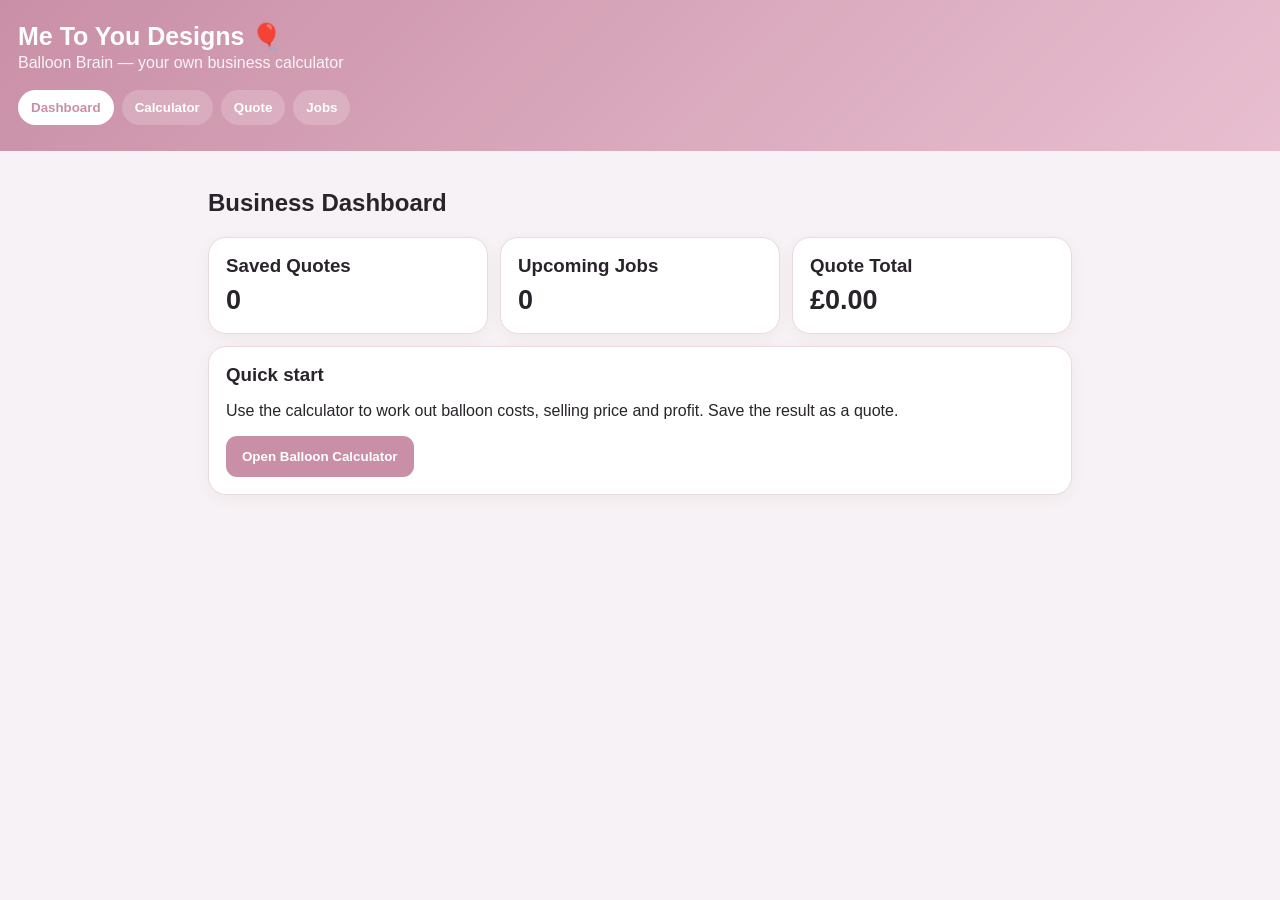
<file: me-to-you-designs-balloon-brain.html>
<!DOCTYPE html>
<html lang="en">
<head>
<meta charset="UTF-8">
<meta name="viewport" content="width=device-width, initial-scale=1.0">
<meta name="theme-color" content="#c98fa6">
<title>Me To You Designs | Balloon Brain</title>
<style>
:root{
  --pink:#c98fa6; --dark:#29242a; --light:#fff8fb; --border:#ead9e0;
  --green:#3c8b68; --red:#b84f5d;
}
*{box-sizing:border-box}
body{margin:0;font-family:-apple-system,BlinkMacSystemFont,"Segoe UI",sans-serif;background:#f7f2f5;color:var(--dark)}
header{background:linear-gradient(135deg,#c98fa6,#e8bfd0);color:white;padding:22px 18px 26px;position:sticky;top:0;z-index:5}
.logo{font-size:25px;font-weight:800}.sub{opacity:.9;margin-top:3px}
nav{display:flex;gap:8px;overflow:auto;margin-top:18px}
nav button{border:0;background:#ffffff30;color:white;padding:10px 13px;border-radius:999px;white-space:nowrap;font-weight:700}
nav button.active{background:white;color:var(--pink)}
main{max-width:900px;margin:auto;padding:18px}
.screen{display:none}.screen.active{display:block}
.grid{display:grid;grid-template-columns:repeat(auto-fit,minmax(180px,1fr));gap:12px}
.card{background:white;border:1px solid var(--border);border-radius:18px;padding:17px;box-shadow:0 4px 15px #5a33400d}
.card h3{margin:0 0 8px}.big{font-size:27px;font-weight:800}
label{display:block;font-weight:700;font-size:13px;margin:12px 0 5px}
input,select,textarea{width:100%;padding:12px;border:1px solid #dacbd2;border-radius:10px;background:white;font:inherit}
textarea{min-height:80px;resize:vertical}
button.primary{background:var(--pink);color:white;border:0;border-radius:11px;padding:13px 16px;font-weight:800;cursor:pointer}
button.secondary{background:#f2e6eb;color:var(--dark);border:0;border-radius:11px;padding:12px 15px;font-weight:700}
.actions{display:flex;gap:8px;flex-wrap:wrap;margin-top:16px}
.result{background:#fff4f8;border:1px solid #edcfdb;border-radius:15px;padding:15px;margin-top:15px}
.row{display:flex;justify-content:space-between;gap:15px;margin:7px 0}.total{font-size:21px;font-weight:900;border-top:1px solid var(--border);padding-top:10px;margin-top:10px}
.small{font-size:12px;color:#766b72}
.danger{color:var(--red);font-weight:700}
.success{color:var(--green);font-weight:800}
.quote{white-space:pre-wrap;background:white;padding:18px;border-radius:14px;border:1px solid var(--border)}
@media print{
  body{background:white}.no-print,header,nav{display:none!important}
  main{padding:0}.screen{display:none!important}.screen.printable{display:block!important}
}
</style>
</head>
<body>
<header>
  <div class="logo">Me To You Designs 🎈</div>
  <div class="sub">Balloon Brain — your own business calculator</div>
  <nav class="no-print">
    <button class="active" onclick="show('dashboard',this)">Dashboard</button>
    <button onclick="show('calculator',this)">Calculator</button>
    <button onclick="show('quote',this)">Quote</button>
    <button onclick="show('jobs',this)">Jobs</button>
  </nav>
</header>

<main>
<section id="dashboard" class="screen active">
  <h2>Business Dashboard</h2>
  <div class="grid">
    <div class="card"><h3>Saved Quotes</h3><div class="big" id="quoteCount">0</div></div>
    <div class="card"><h3>Upcoming Jobs</h3><div class="big" id="jobCount">0</div></div>
    <div class="card"><h3>Quote Total</h3><div class="big" id="quoteTotal">£0.00</div></div>
  </div>
  <div class="card" style="margin-top:12px">
    <h3>Quick start</h3>
    <p>Use the calculator to work out balloon costs, selling price and profit. Save the result as a quote.</p>
    <button class="primary" onclick="show('calculator',document.querySelectorAll('nav button')[1])">Open Balloon Calculator</button>
  </div>
</section>

<section id="calculator" class="screen">
  <h2>🎈 Balloon Calculator</h2>
  <div class="card">
    <div class="grid">
      <div><label>Display type</label>
        <select id="type">
          <option>Number Stack</option><option>Half Arch</option><option>Full Arch</option>
          <option>Organic Arch</option><option>Classic Arch</option><option>Balloon Column</option>
          <option>Balloon Tower</option><option>Table Centre</option><option>Helium Balloons</option><option>Custom</option>
        </select>
      </div>
      <div><label>Number of balloons</label><input id="balloons" type="number" min="0" value="30"></div>
      <div><label>Cost per balloon (£)</label><input id="balloonCost" type="number" min="0" step=".01" value=".12"></div>
      <div><label>Foils / special balloons (£)</label><input id="foils" type="number" min="0" step=".01" value="0"></div>
      <div><label>Other materials (£)</label><input id="materials" type="number" min="0" step=".01" value="3"></div>
      <div><label>Your labour (£)</label><input id="labour" type="number" min="0" step=".01" value="20"></div>
      <div><label>Delivery / travel (£)</label><input id="delivery" type="number" min="0" step=".01" value="0"></div>
      <div><label>Other costs (£)</label><input id="other" type="number" min="0" step=".01" value="0"></div>
      <div><label>Desired profit margin (%)</label><input id="margin" type="number" min="0" max="95" step="1" value="40"></div>
    </div>
    <div class="actions"><button class="primary" onclick="calculate()">Calculate</button><button class="secondary" onclick="resetCalc()">Reset</button></div>
    <div id="calcResult" class="result" style="display:none"></div>
  </div>
</section>

<section id="quote" class="screen">
  <h2>🧾 Create Quote</h2>
  <div class="card">
    <div class="grid">
      <div><label>Customer name</label><input id="customer"></div>
      <div><label>Customer contact</label><input id="contact"></div>
      <div><label>Event date</label><input id="eventDate" type="date"></div>
      <div><label>Venue</label><input id="venue"></div>
      <div><label>Customer price (£)</label><input id="sellPrice" type="number" min="0" step=".01"></div>
      <div><label>Deposit (£)</label><input id="deposit" type="number" min="0" step=".01" value="0"></div>
    </div>
    <label>Quote notes</label><textarea id="notes" placeholder="Colours, theme, setup details, etc."></textarea>
    <div class="actions">
      <button class="primary" onclick="saveQuote()">Save Quote</button>
      <button class="secondary" onclick="makeQuoteText()">Preview Quote</button>
    </div>
    <div id="quotePreview" class="result" style="display:none"></div>
  </div>
</section>

<section id="jobs" class="screen">
  <h2>📅 Saved Quotes & Jobs</h2>
  <div id="jobsList"></div>
</section>
</main>

<script>
const key='mtyd_balloon_quotes_v1';
let quotes=JSON.parse(localStorage.getItem(key)||'[]');
let lastCalc=null;

function money(n){return '£'+Number(n||0).toFixed(2)}
function val(id){return Number(document.getElementById(id).value)||0}

function show(id,btn){
  document.querySelectorAll('.screen').forEach(x=>x.classList.remove('active'));
  document.getElementById(id).classList.add('active');
  document.querySelectorAll('nav button').forEach(x=>x.classList.remove('active'));
  if(btn)btn.classList.add('active');
  if(id==='jobs')renderJobs();
  updateDash();
}

function calculate(){
  const balloons=val('balloons'), balloonCost=val('balloonCost');
  const balloonTotal=balloons*balloonCost;
  const cost=balloonTotal+val('foils')+val('materials')+val('labour')+val('delivery')+val('other');
  const margin=Math.min(95,val('margin'));
  const sell=cost/(1-margin/100);
  const profit=sell-cost;
  const result=document.getElementById('calcResult');
  lastCalc={type:document.getElementById('type').value,cost,sell,profit};
  result.style.display='block';
  result.innerHTML=`
    <div class="row"><span>Balloon materials</span><strong>${money(balloonTotal)}</strong></div>
    <div class="row"><span>Foils / special balloons</span><strong>${money(val('foils'))}</strong></div>
    <div class="row"><span>Other materials</span><strong>${money(val('materials'))}</strong></div>
    <div class="row"><span>Labour</span><strong>${money(val('labour'))}</strong></div>
    <div class="row"><span>Delivery / travel</span><strong>${money(val('delivery'))}</strong></div>
    <div class="row"><span>Other costs</span><strong>${money(val('other'))}</strong></div>
    <div class="row total"><span>Total cost</span><strong>${money(cost)}</strong></div>
    <div class="row"><span>Suggested customer price</span><strong>${money(sell)}</strong></div>
    <div class="row success"><span>Your estimated profit</span><strong>${money(profit)}</strong></div>
    <div class="small">This is a starting calculator — you can overwrite the customer price when creating the quote.</div>
    <div class="actions"><button class="primary" onclick="usePrice(${sell.toFixed(2)})">Use this price for quote</button></div>`;
}

function usePrice(p){
  document.getElementById('sellPrice').value=p;
  show('quote',document.querySelectorAll('nav button')[2]);
}

function resetCalc(){
  ['balloons','balloonCost','foils','materials','labour','delivery','other','margin'].forEach((id,i)=>{
    document.getElementById(id).value=['30','.12','0','3','20','0','0','40'][i];
  });
  document.getElementById('calcResult').style.display='none';lastCalc=null;
}

function saveQuote(){
  const q={
    id:'MTYD-Q'+String(Date.now()).slice(-6),
    customer:document.getElementById('customer').value.trim()||'Unnamed customer',
    contact:document.getElementById('contact').value.trim(),
    eventDate:document.getElementById('eventDate').value,
    venue:document.getElementById('venue').value.trim(),
    price:val('sellPrice'),deposit:val('deposit'),
    notes:document.getElementById('notes').value.trim(),
    type:lastCalc?.type||'Custom',
    cost:lastCalc?.cost||0,
    profit:lastCalc ? val('sellPrice')-lastCalc.cost : val('sellPrice'),
    created:new Date().toISOString()
  };
  quotes.unshift(q);localStorage.setItem(key,JSON.stringify(quotes));updateDash();
  document.getElementById('quotePreview').style.display='block';
  document.getElementById('quotePreview').innerHTML='<strong>Saved!</strong> '+q.id+' has been saved on this device.';
  renderJobs();
}

function makeQuoteText(){
  const customer=document.getElementById('customer').value||'Customer';
  const price=val('sellPrice'), deposit=val('deposit');
  const balance=Math.max(0,price-deposit);
  const text=`ME TO YOU DESIGNS 🎈

BALLOON QUOTE

Customer: ${customer}
Event date: ${document.getElementById('eventDate').value||'TBC'}
Venue: ${document.getElementById('venue').value||'TBC'}

Package: ${lastCalc?.type||'Custom'}
Price: ${money(price)}
Deposit: ${money(deposit)}
Balance: ${money(balance)}

${document.getElementById('notes').value||''}

Thank you for choosing Me To You Designs.`;
  const box=document.getElementById('quotePreview');
  box.style.display='block';
  box.innerHTML='<div class="quote">'+text.replaceAll('&','&amp;').replaceAll('<','&lt;')+'</div><div class="actions"><button class="secondary" onclick="window.print()">Print / Save PDF</button></div>';
}

function renderJobs(){
  const box=document.getElementById('jobsList');
  if(!quotes.length){box.innerHTML='<div class="card">No saved quotes yet.</div>';return}
  box.innerHTML=quotes.map(q=>`
    <div class="card" style="margin-bottom:10px">
      <div class="row"><strong>${escapeHtml(q.customer)}</strong><strong>${money(q.price)}</strong></div>
      <div class="small">${q.id} · ${q.type} · ${q.eventDate||'Date TBC'}</div>
      <div class="row"><span>Deposit</span><strong>${money(q.deposit)}</strong></div>
      <div class="row"><span>Balance</span><strong>${money(Math.max(0,q.price-q.deposit))}</strong></div>
      <div class="actions"><button class="secondary" onclick="deleteQuote('${q.id}')">Delete</button></div>
    </div>`).join('');
}

function deleteQuote(id){
  quotes=quotes.filter(q=>q.id!==id);localStorage.setItem(key,JSON.stringify(quotes));renderJobs();updateDash();
}
function escapeHtml(s){return String(s).replace(/[&<>"']/g,m=>({'&':'&amp;','<':'&lt;','>':'&gt;','"':'&quot;',"'":'&#39;'}[m]))}
function updateDash(){
  document.getElementById('quoteCount').textContent=quotes.length;
  document.getElementById('jobCount').textContent=quotes.filter(q=>q.eventDate).length;
  document.getElementById('quoteTotal').textContent=money(quotes.reduce((a,q)=>a+q.price,0));
}
updateDash();
</script>
</body>
</html>
</file>
<file: styles.css>
:root{--pink:#c8899d;--rose:#a95f78;--ink:#30252a;--muted:#786c72;--bg:#fbf7f8;--card:#fff;--line:#eadfe3;--soft:#f5eaee;--shadow:0 14px 40px rgba(77,42,55,.08)}*{box-sizing:border-box}body{margin:0;font-family:Inter,ui-sans-serif,system-ui,-apple-system,BlinkMacSystemFont,"Segoe UI",sans-serif;background:var(--bg);color:var(--ink)}button,input,select,textarea{font:inherit}button{cursor:pointer}.app-shell{min-height:100vh;display:flex}.sidebar{width:250px;background:#fff;border-right:1px solid var(--line);padding:26px 18px;display:flex;flex-direction:column;position:fixed;inset:0 auto 0 0}.brand{display:flex;gap:12px;align-items:center;padding:4px 8px 28px}.brand-logo-wrap{width:48px;height:48px;flex:0 0 48px;position:relative}.brand-logo{width:48px;height:48px;object-fit:contain;display:block}.brand-mark-fallback{display:none;width:48px;height:48px;border:1px solid #d9a8b8;border-radius:50%;place-items:center;color:var(--rose);font-family:Georgia,serif;font-weight:700;position:absolute;inset:0}.brand strong{display:block;font-family:Georgia,serif;font-size:18px}.brand small{letter-spacing:3px;color:var(--rose);font-size:9px}.brand-mark{width:48px;height:48px;border:1px solid #d9a8b8;border-radius:50%;display:grid;place-items:center;color:var(--rose);font-family:Georgia,serif;font-weight:700}.brand-mark span{font-size:10px;margin:0 2px}.sidebar nav{display:grid;gap:6px}.nav{border:0;background:transparent;text-align:left;padding:13px 14px;border-radius:12px;color:var(--muted);font-weight:600}.nav:hover,.nav.active{background:var(--soft);color:var(--rose)}.nav span{margin-left:8px}.side-note{margin-top:auto;font-size:12px;color:#a09298;line-height:1.5;padding:12px}main{margin-left:250px;width:calc(100% - 250px);max-width:1400px;margin-right:auto;padding:28px 42px 60px}header{display:flex;justify-content:space-between;align-items:center;margin-bottom:28px}.eyebrow{font-size:10px;letter-spacing:2.4px;color:var(--rose);font-weight:800}h1{font:700 28px Georgia,serif;margin:5px 0 0}h2{font:700 31px Georgia,serif;margin:5px 0 10px}h3{margin:0 0 8px}.pill,.primary,.secondary{border:0;border-radius:10px;padding:12px 18px;font-weight:700}.pill,.primary{background:var(--rose);color:#fff}.primary:hover{filter:brightness(.95)}.secondary{background:#fff;color:var(--rose);border:1px solid #d9bdc7}.small{padding:8px 12px;font-size:13px}.text-btn{background:none;border:0;color:var(--rose);font-weight:700}.mobile-menu{display:none}.page{display:none}.active-page{display:block}.hero{background:linear-gradient(135deg,#fff,#f7e9ee);border:1px solid var(--line);border-radius:24px;padding:38px 42px;display:flex;align-items:center;justify-content:space-between;box-shadow:var(--shadow)}.hero h2{font-size:42px;max-width:620px}.hero p{max-width:600px;color:var(--muted);font-size:16px;line-height:1.6}.hero-balloon{font-size:130px;filter:drop-shadow(0 15px 15px rgba(100,50,70,.15));transform:rotate(-8deg)}.stats{display:grid;grid-template-columns:repeat(4,1fr);gap:14px;margin:18px 0}.stats>div,.feature,.form-card,.mini-card,.toolbar{background:#fff;border:1px solid var(--line);border-radius:16px;padding:18px}.stats span{display:block;color:var(--muted);font-size:12px}.stats b{display:block;font-size:24px;margin-top:6px}.grid3{display:grid;grid-template-columns:repeat(3,1fr);gap:14px;margin:18px 0 34px}.feature{cursor:pointer;transition:.2s}.feature:hover{transform:translateY(-2px);box-shadow:var(--shadow)}.feature i{display:grid;place-items:center;width:40px;height:40px;background:var(--soft);border-radius:12px;font-style:normal;margin-bottom:16px}.feature p,.page-intro p{color:var(--muted);line-height:1.5}.section-head,.items-head{display:flex;justify-content:space-between;align-items:center;margin:18px 0 12px}.quote-list{display:grid;gap:10px}.quote-row{background:#fff;border:1px solid var(--line);border-radius:14px;padding:16px 18px;display:grid;grid-template-columns:1fr auto auto;gap:18px;align-items:center}.quote-row .name{font-weight:800}.quote-row small{display:block;color:var(--muted);margin-top:4px}.quote-row strong{font-size:18px}.quote-actions{display:flex;gap:6px}.icon-btn{border:1px solid var(--line);background:#fff;border-radius:9px;padding:8px 10px;color:var(--muted)}.page-intro{margin-bottom:20px}.form-card{box-shadow:var(--shadow)}.form-grid{display:grid;grid-template-columns:repeat(2,minmax(0,1fr));gap:16px}.form-grid label,.mini-card label{display:grid;gap:7px;font-size:12px;font-weight:800;color:var(--muted)}.wide{grid-column:1/-1}input,select,textarea{width:100%;border:1px solid #dfd1d7;background:#fff;border-radius:10px;padding:12px 13px;color:var(--ink);outline:none}input:focus,select:focus,textarea:focus{border-color:var(--pink);box-shadow:0 0 0 3px #f6e7ec}textarea{resize:vertical;min-height:100px}.calc-panel{margin-top:22px;background:#f9f1f4;border-radius:14px;padding:16px;display:grid;grid-template-columns:repeat(5,1fr);gap:10px}.calc-panel>div{padding:10px}.calc-panel span{display:block;color:var(--muted);font-size:11px}.calc-panel b{display:block;margin-top:4px}.calc-panel .total{grid-column:1/-1;background:#fff;border-radius:11px;display:flex;justify-content:space-between;align-items:center}.calc-panel .total span{font-size:14px;font-weight:800;color:var(--ink)}.calc-panel .total b{font-size:26px;color:var(--rose)}.actions{display:flex;justify-content:flex-end;gap:10px;margin-top:18px}.item-row{display:grid;grid-template-columns:2fr 90px 120px 120px 42px;gap:8px;align-items:center;margin:8px 0}.item-row input{padding:10px}.two-cards{display:grid;grid-template-columns:1fr 1fr;gap:14px;margin-top:16px}.mini-card{box-shadow:none}.mini-card label+label{margin-top:12px}.helium-result{margin-top:22px;text-align:center;background:#f9f1f4;padding:28px;border-radius:15px}.helium-result span,.helium-result small{display:block;color:var(--muted)}.helium-result strong{display:block;font:700 44px Georgia,serif;color:var(--rose);margin:7px}.tip{margin-top:12px;padding:12px;background:#fff7e9;border:1px solid #f1dfbd;border-radius:10px;color:#806b48;font-size:12px}.narrow{max-width:760px}.toolbar{display:flex;gap:10px;margin-bottom:14px}.toolbar input{flex:1}.modal{display:none;position:fixed;inset:0;background:rgba(38,25,30,.45);z-index:20;padding:30px;overflow:auto}.modal.show{display:grid;place-items:center}.modal-box{background:#fff;border-radius:18px;max-width:800px;width:100%;padding:30px;position:relative;box-shadow:0 30px 80px rgba(0,0,0,.2)}.close{position:absolute;right:14px;top:10px;border:0;background:none;font-size:30px;color:#8c7d83}.quote-paper{border:1px solid var(--line);padding:32px;border-radius:12px}.quote-paper header{border-bottom:1px solid var(--line);padding-bottom:18px}.quote-paper .quote-total{text-align:right;font-size:28px;color:var(--rose);font-weight:800}.toast{position:fixed;bottom:24px;right:24px;background:#30252a;color:#fff;padding:12px 16px;border-radius:10px;opacity:0;transform:translateY(10px);transition:.2s;z-index:30}.toast.show{opacity:1;transform:none}@media(max-width:900px){.sidebar{transform:translateX(-100%);z-index:10;transition:.2s}.sidebar.open{transform:none}main{margin-left:0;width:100%;padding:20px}.mobile-menu{display:block;border:0;background:none;font-size:24px;margin-right:10px}header{justify-content:flex-start;gap:10px}header .pill{margin-left:auto}.hero{padding:28px}.hero h2{font-size:32px}.hero-balloon{font-size:80px}.stats,.grid3{grid-template-columns:1fr 1fr}.calc-panel{grid-template-columns:repeat(2,1fr)}.item-row{grid-template-columns:1fr 70px 100px 100px 38px;overflow:auto}.quote-row{grid-template-columns:1fr auto}.quote-actions{grid-column:1/-1}.two-cards{grid-template-columns:1fr}}@media(max-width:600px){h1{font-size:22px}.stats,.grid3,.form-grid{grid-template-columns:1fr}.hero{display:block}.hero-balloon{display:none}.calc-panel{grid-template-columns:1fr 1fr}.form-card{padding:14px}.toolbar{display:grid}.quote-row{grid-template-columns:1fr}.quote-row strong{margin-top:4px}.actions{justify-content:stretch}.actions button{flex:1}.pill{padding:10px 12px;font-size:12px}}

/* Me To You Designs uploaded logo */
.brand-logo, .site-logo, header img[alt*="logo" i] {
  max-height: 58px;
  width: auto;
  object-fit: contain;
  display: block;
}
</file>
